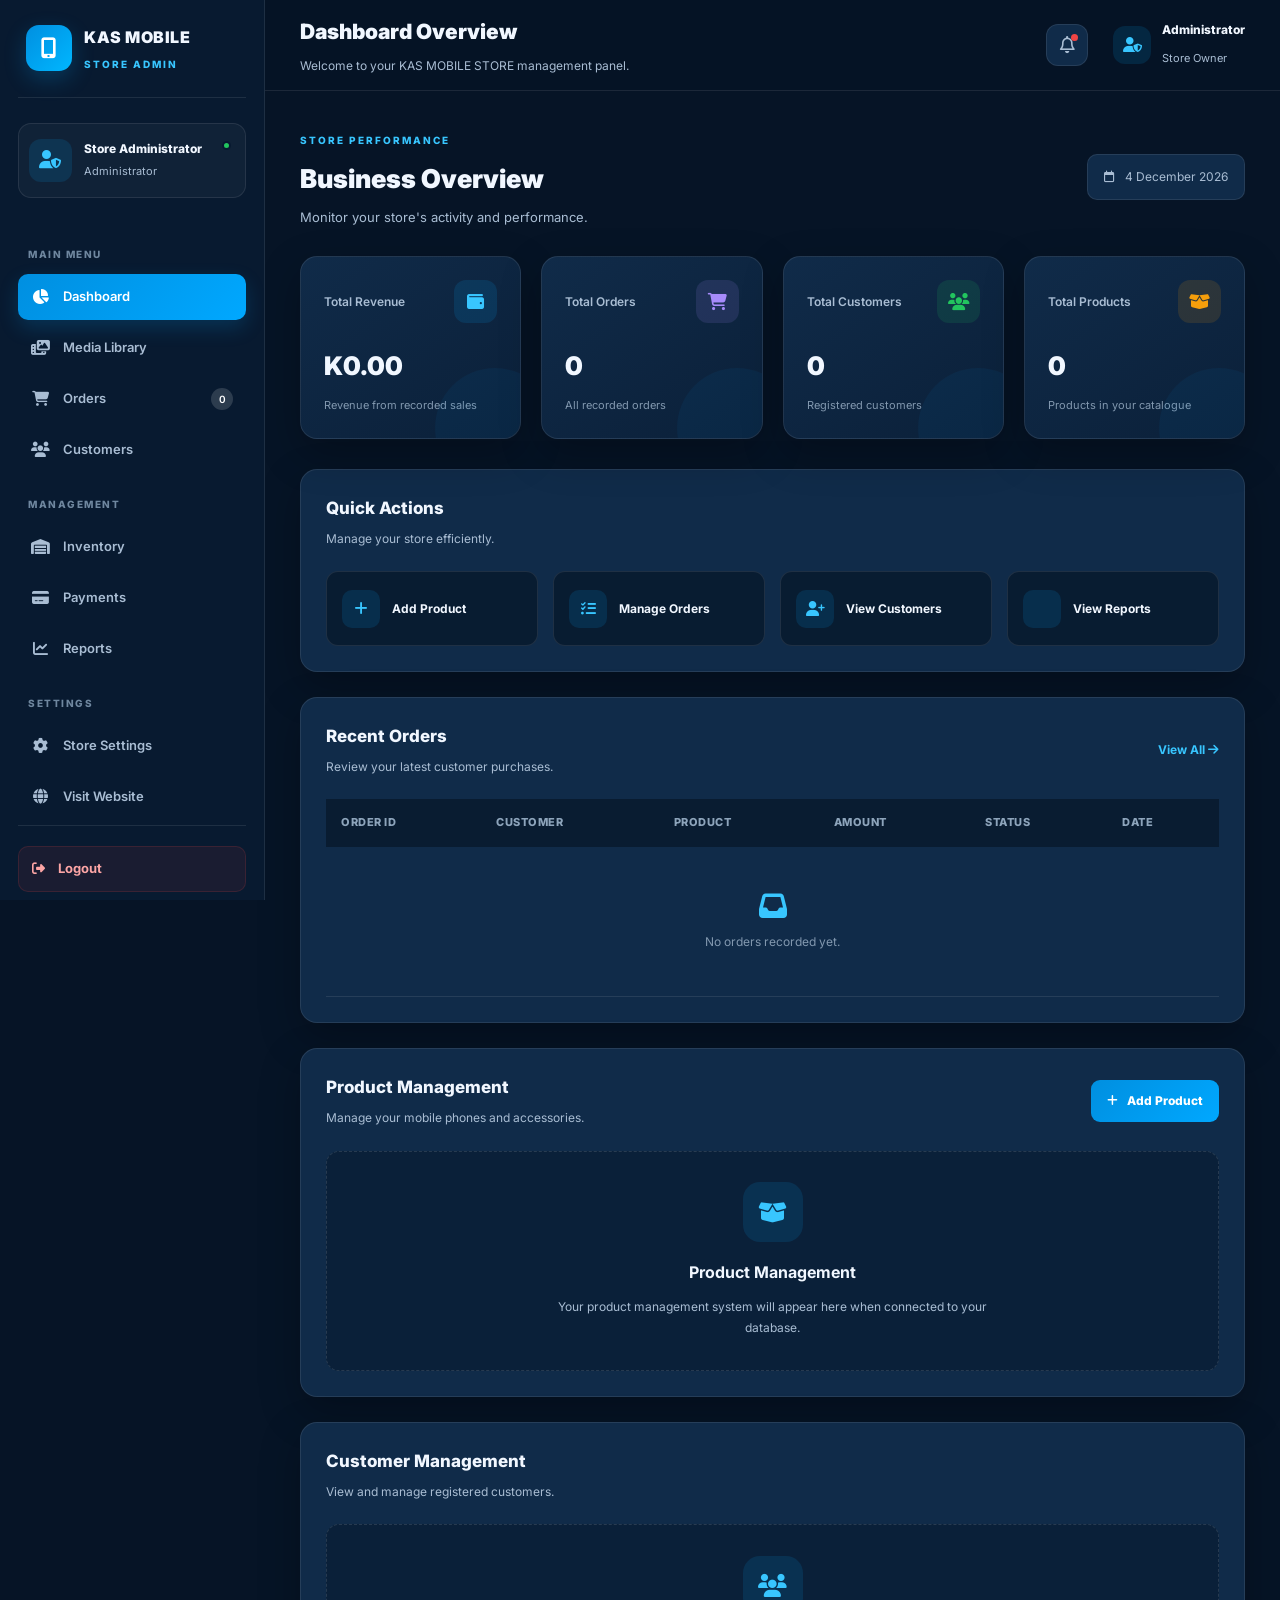
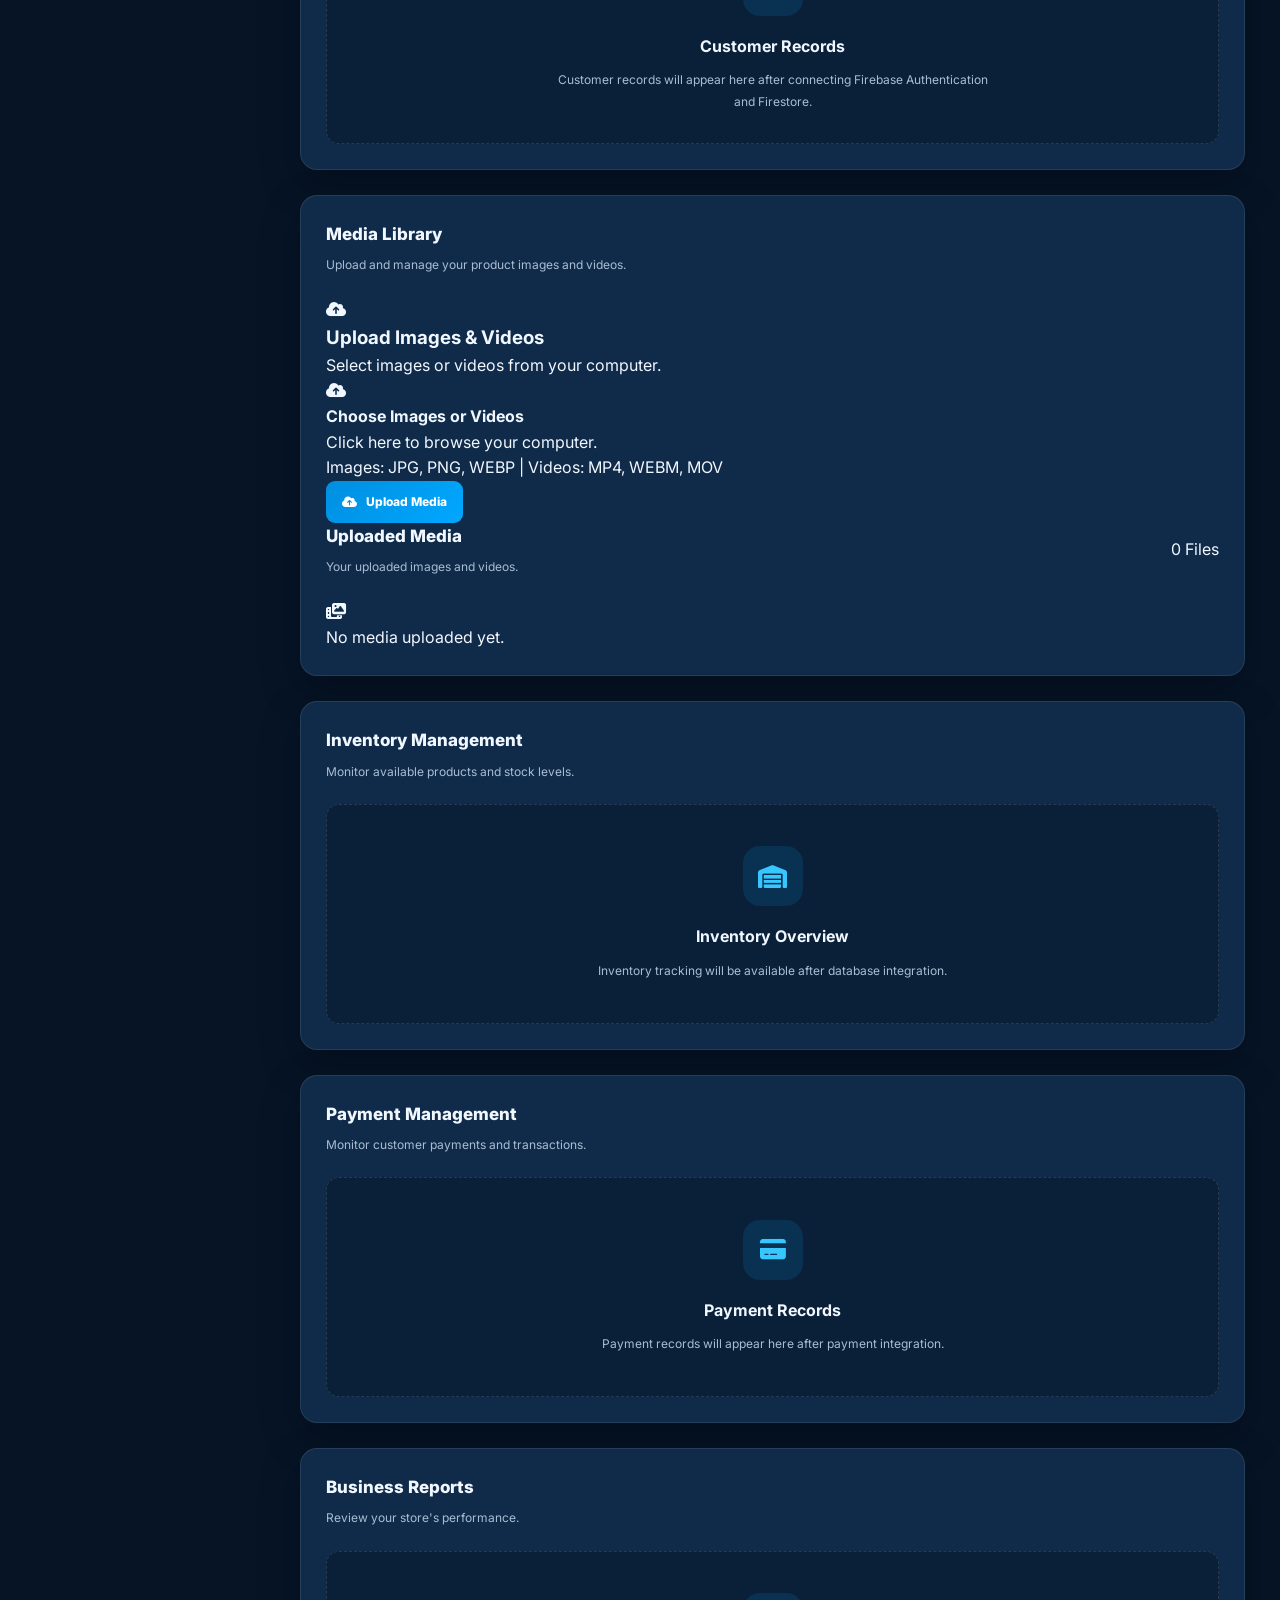
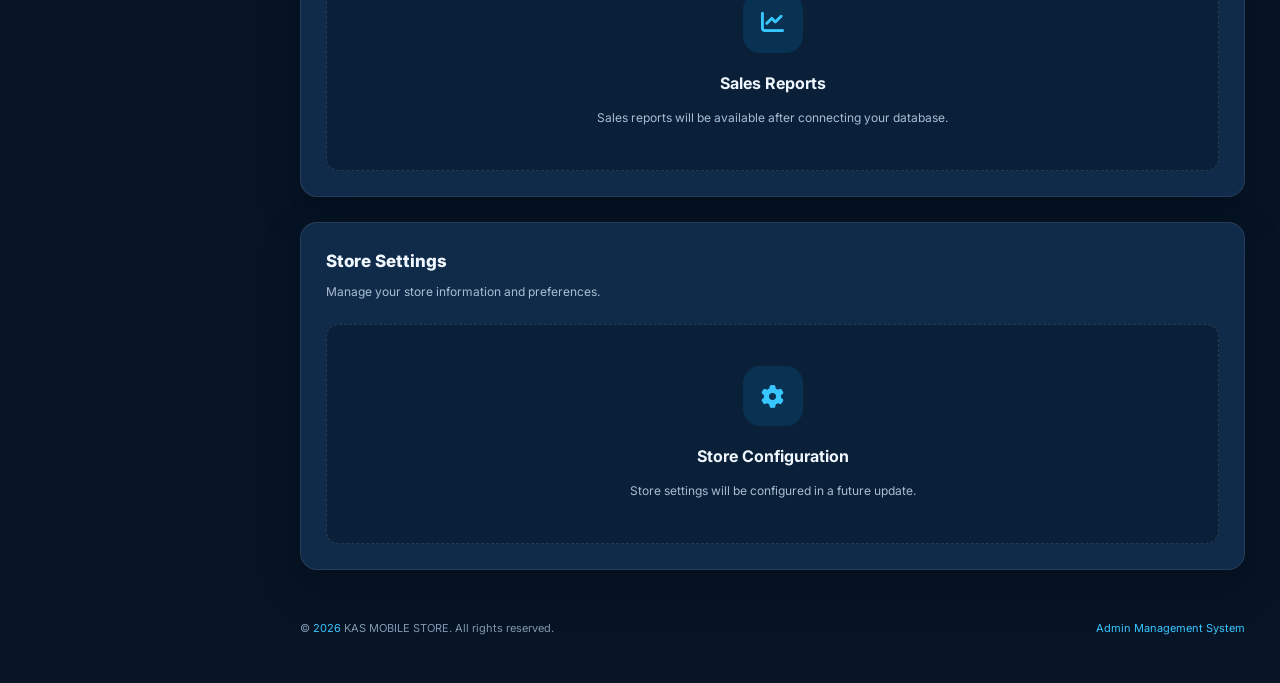
<file: admin.html>
<!DOCTYPE html>

<html lang="en">

<head>
    <meta charset="UTF-8">
    <meta name="viewport" content="width=device-width, initial-scale=1.0">


<meta name="description" content="KAS MOBILE STORE Admin Dashboard - Manage products, orders and customers.">

<title>Admin Dashboard | KAS MOBILE STORE</title>

<!-- Google Fonts -->
<link rel="preconnect" href="https://fonts.googleapis.com">
<link rel="preconnect" href="https://fonts.gstatic.com" crossorigin>

<link href="https://fonts.googleapis.com/css2?family=Inter:wght@400;500;600;700;800;900&display=swap" rel="stylesheet">

<!-- Font Awesome -->
<link rel="stylesheet" href="https://cdnjs.cloudflare.com/ajax/libs/font-awesome/6.7.2/css/all.min.css">

<!-- Main CSS -->
<link rel="stylesheet" href="style.css">

<!-- Responsive CSS -->
<link rel="stylesheet" href="responsive.css">

<!-- Admin CSS -->
<link rel="stylesheet" href="admin.css">


</head>

<body class="admin-page">

<!-- ======================================
     ADMIN SIDEBAR
======================================= -->

<aside class="admin-sidebar" id="adminSidebar">

    <div class="admin-logo">

        <div class="admin-logo-icon">
            <i class="fa-solid fa-mobile-screen-button"></i>
        </div>

        <div>
            <h2>KAS MOBILE</h2>
            <span>STORE ADMIN</span>
        </div>

    </div>


    <!-- ADMIN PROFILE -->

    <div class="admin-profile">

        <div class="admin-avatar">
            <i class="fa-solid fa-user-shield"></i>
        </div>

        <div class="admin-profile-info">
            <h4>Store Administrator</h4>
            <p>Administrator</p>
        </div>

        <span class="admin-online"></span>

    </div>


    <!-- SIDEBAR NAVIGATION -->

    <nav class="admin-navigation">

        <p class="admin-nav-title">MAIN MENU</p>

        <a href="#dashboard" class="admin-nav-link active">
            <i class="fa-solid fa-chart-pie"></i>
            <span>Dashboard</span>
        </a>

        <a href="#mediaLibrary" class="admin-nav-link">
    <i class="fa-solid fa-photo-film"></i>
    <span>Media Library</span>
</a>

        <a href="#orders" class="admin-nav-link">
            <i class="fa-solid fa-cart-shopping"></i>
            <span>Orders</span>
            <span class="nav-count">0</span>
        </a>

        <a href="#customers" class="admin-nav-link">
            <i class="fa-solid fa-users"></i>
            <span>Customers</span>
        </a>


        <p class="admin-nav-title">MANAGEMENT</p>

        <a href="#inventory" class="admin-nav-link">
            <i class="fa-solid fa-warehouse"></i>
            <span>Inventory</span>
        </a>

        <a href="#payments" class="admin-nav-link">
            <i class="fa-solid fa-credit-card"></i>
            <span>Payments</span>
        </a>

        <a href="#reports" class="admin-nav-link">
            <i class="fa-solid fa-chart-line"></i>
            <span>Reports</span>
        </a>


        <p class="admin-nav-title">SETTINGS</p>

        <a href="#settings" class="admin-nav-link">
            <i class="fa-solid fa-gear"></i>
            <span>Store Settings</span>
        </a>

        <a href="index.html" class="admin-nav-link">
            <i class="fa-solid fa-globe"></i>
            <span>Visit Website</span>
        </a>

    </nav>


    <!-- LOGOUT -->

    <div class="admin-sidebar-bottom">

        <button type="button" class="admin-logout" id="adminLogout">

            <i class="fa-solid fa-right-from-bracket"></i>

            <span>Logout</span>

        </button>

    </div>

</aside>



<!-- ======================================
     ADMIN MAIN CONTENT
======================================= -->

<main class="admin-main">


    <!-- TOP HEADER -->

    <header class="admin-topbar">

        <div class="admin-topbar-left">

            <button class="admin-menu-toggle" id="adminMenuToggle" aria-label="Toggle admin menu">
                <i class="fa-solid fa-bars"></i>
            </button>

            <div>
                <h1>Dashboard Overview</h1>
                <p>Welcome to your KAS MOBILE STORE management panel.</p>
            </div>

        </div>


        <div class="admin-topbar-right">

            <button class="admin-icon-button" type="button" aria-label="Notifications">
                <i class="fa-regular fa-bell"></i>
                <span class="notification-dot"></span>
            </button>

            <div class="admin-topbar-user">

                <div class="admin-avatar small">
                    <i class="fa-solid fa-user-shield"></i>
                </div>

                <div>
                    <h4>Administrator</h4>
                    <span>Store Owner</span>
                </div>

            </div>

        </div>

    </header>



    <!-- DASHBOARD SECTION -->

    <section class="admin-content" id="dashboard">


        <!-- PAGE TITLE -->

        <div class="admin-section-heading">

            <div>
                <span class="admin-eyebrow">STORE PERFORMANCE</span>
                <h2>Business Overview</h2>
                <p>Monitor your store's activity and performance.</p>
            </div>

            <div class="admin-date">
                <i class="fa-regular fa-calendar"></i>
                <span id="adminCurrentDate">Loading date...</span>
            </div>

        </div>



        <!-- STATISTICS CARDS -->

        <div class="admin-stats-grid">


            <div class="admin-stat-card">

                <div class="stat-card-top">
                    <span>Total Revenue</span>

                    <div class="stat-icon blue">
                        <i class="fa-solid fa-wallet"></i>
                    </div>
                </div>

                <h3 id="totalRevenue">K0.00</h3>

                <p class="stat-description">
                    Revenue from recorded sales
                </p>

            </div>



            <div class="admin-stat-card">

                <div class="stat-card-top">
                    <span>Total Orders</span>

                    <div class="stat-icon purple">
                        <i class="fa-solid fa-cart-shopping"></i>
                    </div>
                </div>

                <h3 id="totalOrders">0</h3>

                <p class="stat-description">
                    All recorded orders
                </p>

            </div>



            <div class="admin-stat-card">

                <div class="stat-card-top">
                    <span>Total Customers</span>

                    <div class="stat-icon green">
                        <i class="fa-solid fa-users"></i>
                    </div>
                </div>

                <h3 id="totalCustomers">0</h3>

                <p class="stat-description">
                    Registered customers
                </p>

            </div>



            <div class="admin-stat-card">

                <div class="stat-card-top">
                    <span>Total Products</span>

                    <div class="stat-icon orange">
                        <i class="fa-solid fa-box-open"></i>
                    </div>
                </div>

                <h3 id="totalProducts">0</h3>

                <p class="stat-description">
                    Products in your catalogue
                </p>

            </div>

        </div>



        <!-- QUICK ACTIONS -->

        <div class="admin-quick-actions">

            <div class="admin-card-heading">
                <div>
                    <h3>Quick Actions</h3>
                    <p>Manage your store efficiently.</p>
                </div>
            </div>


            <div class="quick-action-grid">

                <a href="#products" class="quick-action-card">
                    <i class="fa-solid fa-plus"></i>
                    <span>Add Product</span>
                </a>

                <a href="#orders" class="quick-action-card">
                    <i class="fa-solid fa-list-check"></i>
                    <span>Manage Orders</span>
                </a>

                <a href="#customers" class="quick-action-card">
                    <i class="fa-solid fa-user-plus"></i>
                    <span>View Customers</span>
                </a>

                <a href="#reports" class="quick-action-card">
                    <i class="fa-solid fa-file-chart-column"></i>
                    <span>View Reports</span>
                </a>

            </div>

        </div>



        <!-- RECENT ORDERS -->

        <div class="admin-panel" id="orders">

            <div class="admin-card-heading">

                <div>
                    <h3>Recent Orders</h3>
                    <p>Review your latest customer purchases.</p>
                </div>

                <a href="#orders" class="admin-view-all">
                    View All <i class="fa-solid fa-arrow-right"></i>
                </a>

            </div>


            <div class="admin-table-wrapper">

                <table class="admin-table">

                    <thead>
                        <tr>
                            <th>Order ID</th>
                            <th>Customer</th>
                            <th>Product</th>
                            <th>Amount</th>
                            <th>Status</th>
                            <th>Date</th>
                        </tr>
                    </thead>

                    <tbody id="recentOrdersTable">

                        <tr>
                            <td colspan="6" class="empty-table">
                                <i class="fa-solid fa-inbox"></i>
                                <p>No orders recorded yet.</p>
                            </td>
                        </tr>

                    </tbody>

                </table>

            </div>

        </div>



        <!-- PRODUCTS SECTION -->

        <div class="admin-panel" id="products">

            <div class="admin-card-heading">

                <div>
                    <h3>Product Management</h3>
                    <p>Manage your mobile phones and accessories.</p>
                </div>

                <button class="admin-primary-button" id="addProductButton" type="button">
                    <i class="fa-solid fa-plus"></i>
                    Add Product
                </button>

            </div>


            <div class="admin-empty-state">

                <i class="fa-solid fa-box-open"></i>

                <h3>Product Management</h3>

                <p>
                    Your product management system will appear here
                    when connected to your database.
                </p>

            </div>

        </div>



        <!-- CUSTOMERS SECTION -->

        <div class="admin-panel" id="customers">

            <div class="admin-card-heading">

                <div>
                    <h3>Customer Management</h3>
                    <p>View and manage registered customers.</p>
                </div>

            </div>


            <div class="admin-empty-state">

                <i class="fa-solid fa-users"></i>

                <h3>Customer Records</h3>

                <p>
                    Customer records will appear here after connecting
                    Firebase Authentication and Firestore.
                </p>

            </div>

        </div>

<!-- ======================================
     MEDIA LIBRARY
======================================= -->

<section class="admin-panel" id="mediaLibrary">

    <div class="admin-card-heading">

        <div>
            <h3>Media Library</h3>
            <p>Upload and manage your product images and videos.</p>
        </div>

    </div>

    <!-- UPLOAD AREA -->

    <div class="media-upload-container">

        <div class="media-upload-heading">
            <i class="fa-solid fa-cloud-arrow-up"></i>
            <h3>Upload Images & Videos</h3>
            <p>Select images or videos from your computer.</p>
        </div>

        <label for="mediaFiles" class="media-drop-zone">

            <i class="fa-solid fa-cloud-arrow-up"></i>

            <h4>Choose Images or Videos</h4>

            <p>Click here to browse your computer.</p>

            <span>Images: JPG, PNG, WEBP | Videos: MP4, WEBM, MOV</span>

        </label>

        <input
            type="file"
            id="mediaFiles"
            accept="image/jpeg,image/png,image/webp,video/mp4,video/webm,video/quicktime"
            multiple
            hidden
        >

        <!-- SELECTED FILES -->

        <div id="mediaPreview" class="media-preview-grid"></div>

        <!-- UPLOAD BUTTON -->

        <button
            type="button"
            id="uploadMediaButton"
            class="admin-primary-button media-upload-button"
            disabled
        >
            <i class="fa-solid fa-cloud-arrow-up"></i>
            Upload Media
        </button>

        <!-- UPLOAD STATUS -->

        <div id="mediaUploadStatus" class="media-upload-status"
             role="status" aria-live="polite"></div>

    </div>


    <!-- UPLOADED MEDIA -->

    <div class="uploaded-media-section">

        <div class="admin-card-heading">

            <div>
                <h3>Uploaded Media</h3>
                <p>Your uploaded images and videos.</p>
            </div>

            <span id="mediaCount">0 Files</span>

        </div>

        <div id="uploadedMediaGrid" class="uploaded-media-grid">

            <div class="media-empty-state">
                <i class="fa-solid fa-photo-film"></i>
                <p>No media uploaded yet.</p>
            </div>

        </div>

    </div>

</section>

        <!-- INVENTORY SECTION -->

        <div class="admin-panel" id="inventory">

            <div class="admin-card-heading">
                <div>
                    <h3>Inventory Management</h3>
                    <p>Monitor available products and stock levels.</p>
                </div>
            </div>

            <div class="admin-empty-state">

                <i class="fa-solid fa-warehouse"></i>

                <h3>Inventory Overview</h3>

                <p>Inventory tracking will be available after database integration.</p>

            </div>

        </div>



        <!-- PAYMENTS SECTION -->

        <div class="admin-panel" id="payments">

            <div class="admin-card-heading">
                <div>
                    <h3>Payment Management</h3>
                    <p>Monitor customer payments and transactions.</p>
                </div>
            </div>

            <div class="admin-empty-state">

                <i class="fa-solid fa-credit-card"></i>

                <h3>Payment Records</h3>

                <p>Payment records will appear here after payment integration.</p>

            </div>

        </div>



        <!-- REPORTS SECTION -->

        <div class="admin-panel" id="reports">

            <div class="admin-card-heading">
                <div>
                    <h3>Business Reports</h3>
                    <p>Review your store's performance.</p>
                </div>
            </div>

            <div class="admin-empty-state">

                <i class="fa-solid fa-chart-line"></i>

                <h3>Sales Reports</h3>

                <p>Sales reports will be available after connecting your database.</p>

            </div>

        </div>



        <!-- SETTINGS SECTION -->

        <div class="admin-panel" id="settings">

            <div class="admin-card-heading">
                <div>
                    <h3>Store Settings</h3>
                    <p>Manage your store information and preferences.</p>
                </div>
            </div>

            <div class="admin-empty-state">

                <i class="fa-solid fa-gear"></i>

                <h3>Store Configuration</h3>

                <p>Store settings will be configured in a future update.</p>

            </div>

        </div>



        <!-- ADMIN FOOTER -->

        <footer class="admin-footer">

            <p>
                &copy; <span id="currentYear"></span>
                KAS MOBILE STORE. All rights reserved.
            </p>

            <span>Admin Management System</span>

        </footer>


    </section>

</main>



<!-- ADMIN JAVASCRIPT -->

<script src="app.js"></script>
<script src="admin.js"></script>
<script src="product-management.js"></script>
<script src="products.js"></script>
</body>
</html>
</file>
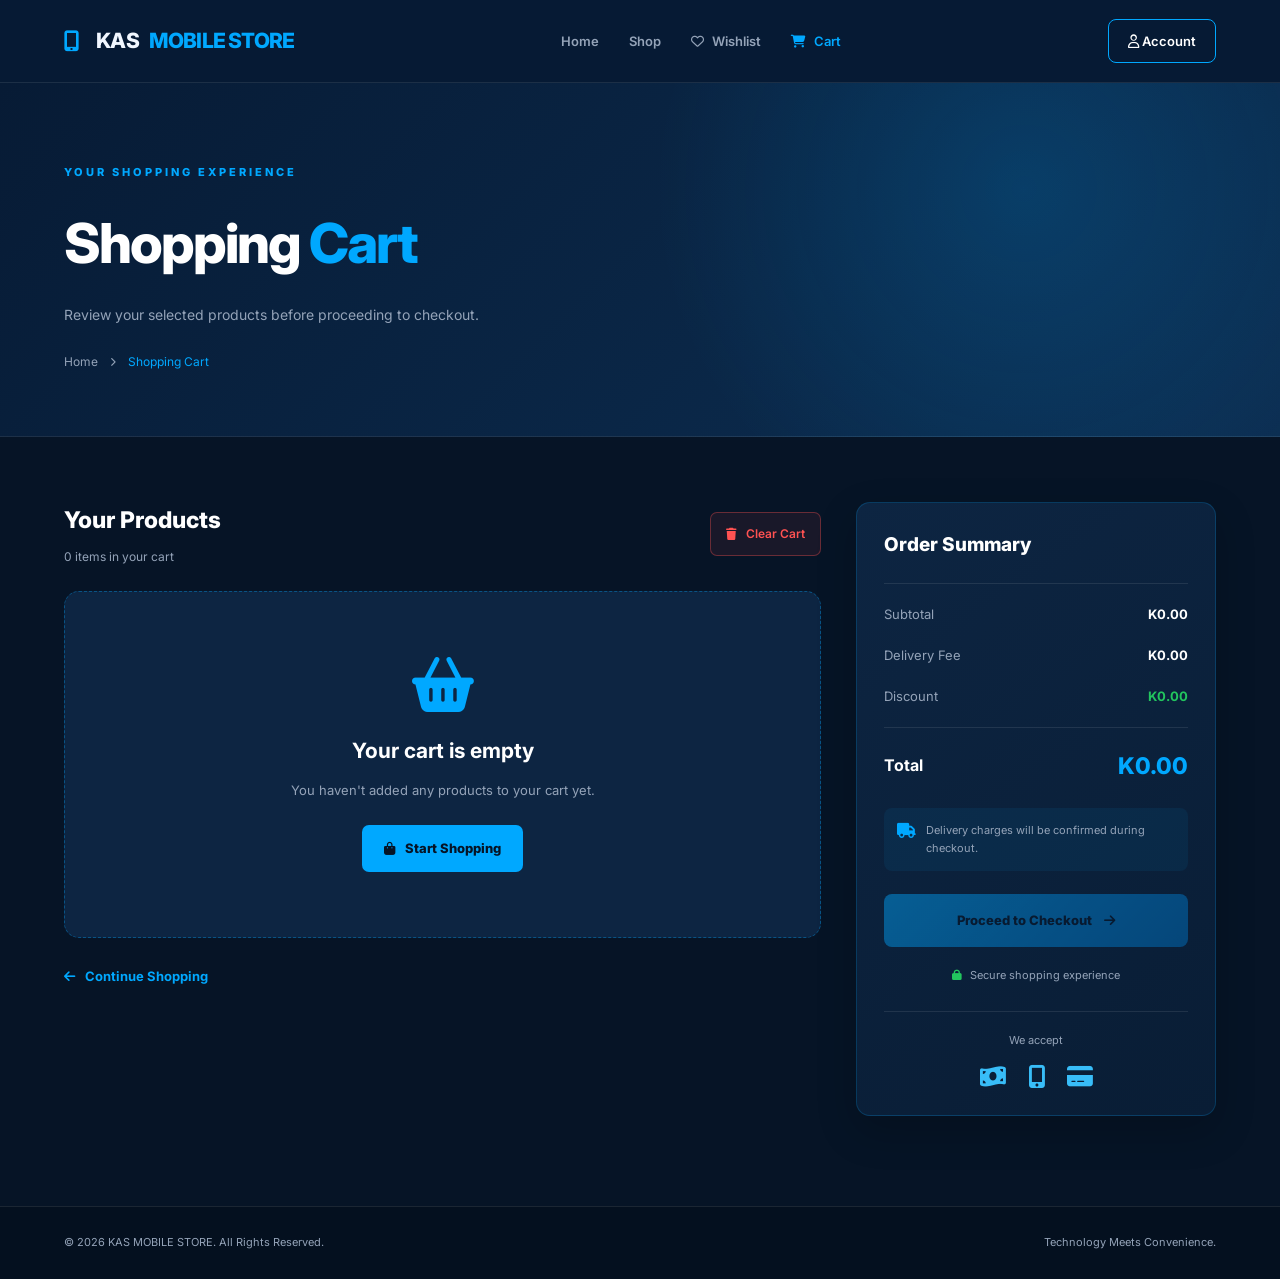
<file: cart.html>
<!DOCTYPE html>
<html lang="en">

<head>
    <meta charset="UTF-8">
    <meta name="viewport" content="width=device-width, initial-scale=1.0">

    <meta name="description"
        content="View and manage your shopping cart at KAS MOBILE STORE.">

    <title>Shopping Cart | KAS MOBILE STORE</title>

    <!-- Google Fonts -->
    <link rel="preconnect" href="https://fonts.googleapis.com">
    <link rel="preconnect" href="https://fonts.gstatic.com" crossorigin>

    <link href="https://fonts.googleapis.com/css2?family=Inter:wght@400;500;600;700;800&display=swap"
        rel="stylesheet">

    <!-- Font Awesome -->
    <link rel="stylesheet"
        href="https://cdnjs.cloudflare.com/ajax/libs/font-awesome/6.7.2/css/all.min.css">

    <!-- CSS -->
    <link rel="stylesheet" href="style.css">
    <link rel="stylesheet" href="cart.css">

</head>

<body>

    <!-- HEADER -->
    <header class="cart-header">

        <div class="cart-container header-content">

            <a href="index.html" class="logo">
                <i class="fas fa-mobile-screen-button"></i>
                KAS <span>MOBILE STORE</span>
            </a>

            <nav class="header-nav">

                <a href="index.html">Home</a>

                <a href="shop.html">Shop</a>

                <a href="wishlist.html">
                    <i class="far fa-heart"></i> Wishlist
                </a>

                <a href="cart.html" class="active">
                    <i class="fas fa-shopping-cart"></i> Cart
                </a>

            </nav>

            <a href="login.html" class="account-link">
                <i class="far fa-user"></i> Account
            </a>

        </div>

    </header>


    <!-- PAGE TITLE -->
    <section class="cart-hero">

        <div class="cart-container">

            <span class="cart-label">YOUR SHOPPING EXPERIENCE</span>

            <h1>Shopping <span>Cart</span></h1>

            <p>Review your selected products before proceeding to checkout.</p>

            <div class="breadcrumb">
                <a href="index.html">Home</a>
                <i class="fas fa-chevron-right"></i>
                <span>Shopping Cart</span>
            </div>

        </div>

    </section>


    <!-- CART SECTION -->
    <main class="cart-section">

        <div class="cart-container">

            <div class="cart-layout">

                <!-- CART ITEMS -->
                <section class="cart-products">

                    <div class="cart-heading">

                        <div>
                            <h2>Your Products</h2>
                            <p id="cartItemCount">0 items in your cart</p>
                        </div>

                        <button id="clearCartBtn" class="clear-cart-btn">
                            <i class="fas fa-trash"></i>
                            Clear Cart
                        </button>

                    </div>


                    <!-- CART ITEMS WILL APPEAR HERE -->
                    <div id="cartItems" class="cart-items">

                        <div class="empty-cart">

                            <i class="fas fa-shopping-basket"></i>

                            <h3>Your cart is empty</h3>

                            <p>You haven't added any products to your cart yet.</p>

                            <a href="shop.html" class="shop-btn">
                                <i class="fas fa-shopping-bag"></i>
                                Start Shopping
                            </a>

                        </div>

                    </div>


                    <!-- CONTINUE SHOPPING -->
                    <div class="continue-shopping">

                        <a href="shop.html">
                            <i class="fas fa-arrow-left"></i>
                            Continue Shopping
                        </a>

                    </div>

                </section>


                <!-- ORDER SUMMARY -->
                <aside class="cart-summary">

                    <h2>Order Summary</h2>

                    <div class="summary-divider"></div>

                    <div class="summary-row">

                        <span>Subtotal</span>

                        <strong id="cartSubtotal">K0.00</strong>

                    </div>


                    <div class="summary-row">

                        <span>Delivery Fee</span>

                        <strong id="deliveryFee">K0.00</strong>

                    </div>


                    <div class="summary-row discount-row">

                        <span>Discount</span>

                        <strong id="cartDiscount">K0.00</strong>

                    </div>


                    <div class="summary-divider"></div>


                    <div class="summary-total">

                        <span>Total</span>

                        <strong id="cartTotal">K0.00</strong>

                    </div>


                    <p class="delivery-note">

                        <i class="fas fa-truck"></i>

                        Delivery charges will be confirmed during checkout.

                    </p>


                    <button id="checkoutBtn" class="checkout-btn" disabled>

                        Proceed to Checkout

                        <i class="fas fa-arrow-right"></i>

                    </button>


                    <div class="secure-payment">

                        <i class="fas fa-lock"></i>

                        Secure shopping experience

                    </div>


                    <!-- PAYMENT METHODS -->
                    <div class="payment-methods">

                        <span>We accept</span>

                        <div class="payment-icons">

                            <i class="fas fa-money-bill-wave"></i>

                            <i class="fas fa-mobile-screen-button"></i>

                            <i class="fas fa-credit-card"></i>

                        </div>

                    </div>

                </aside>

            </div>

        </div>

    </main>


    <!-- FOOTER -->
    <footer class="cart-footer">

        <div class="cart-container">

            <p>
                &copy; 2026 KAS MOBILE STORE.
                All Rights Reserved.
            </p>

            <p>Technology Meets Convenience.</p>

        </div>

    </footer>


    <!-- JAVASCRIPT -->
    <script type="module" src="cart.js"></script>

</body>

</html>
</file>
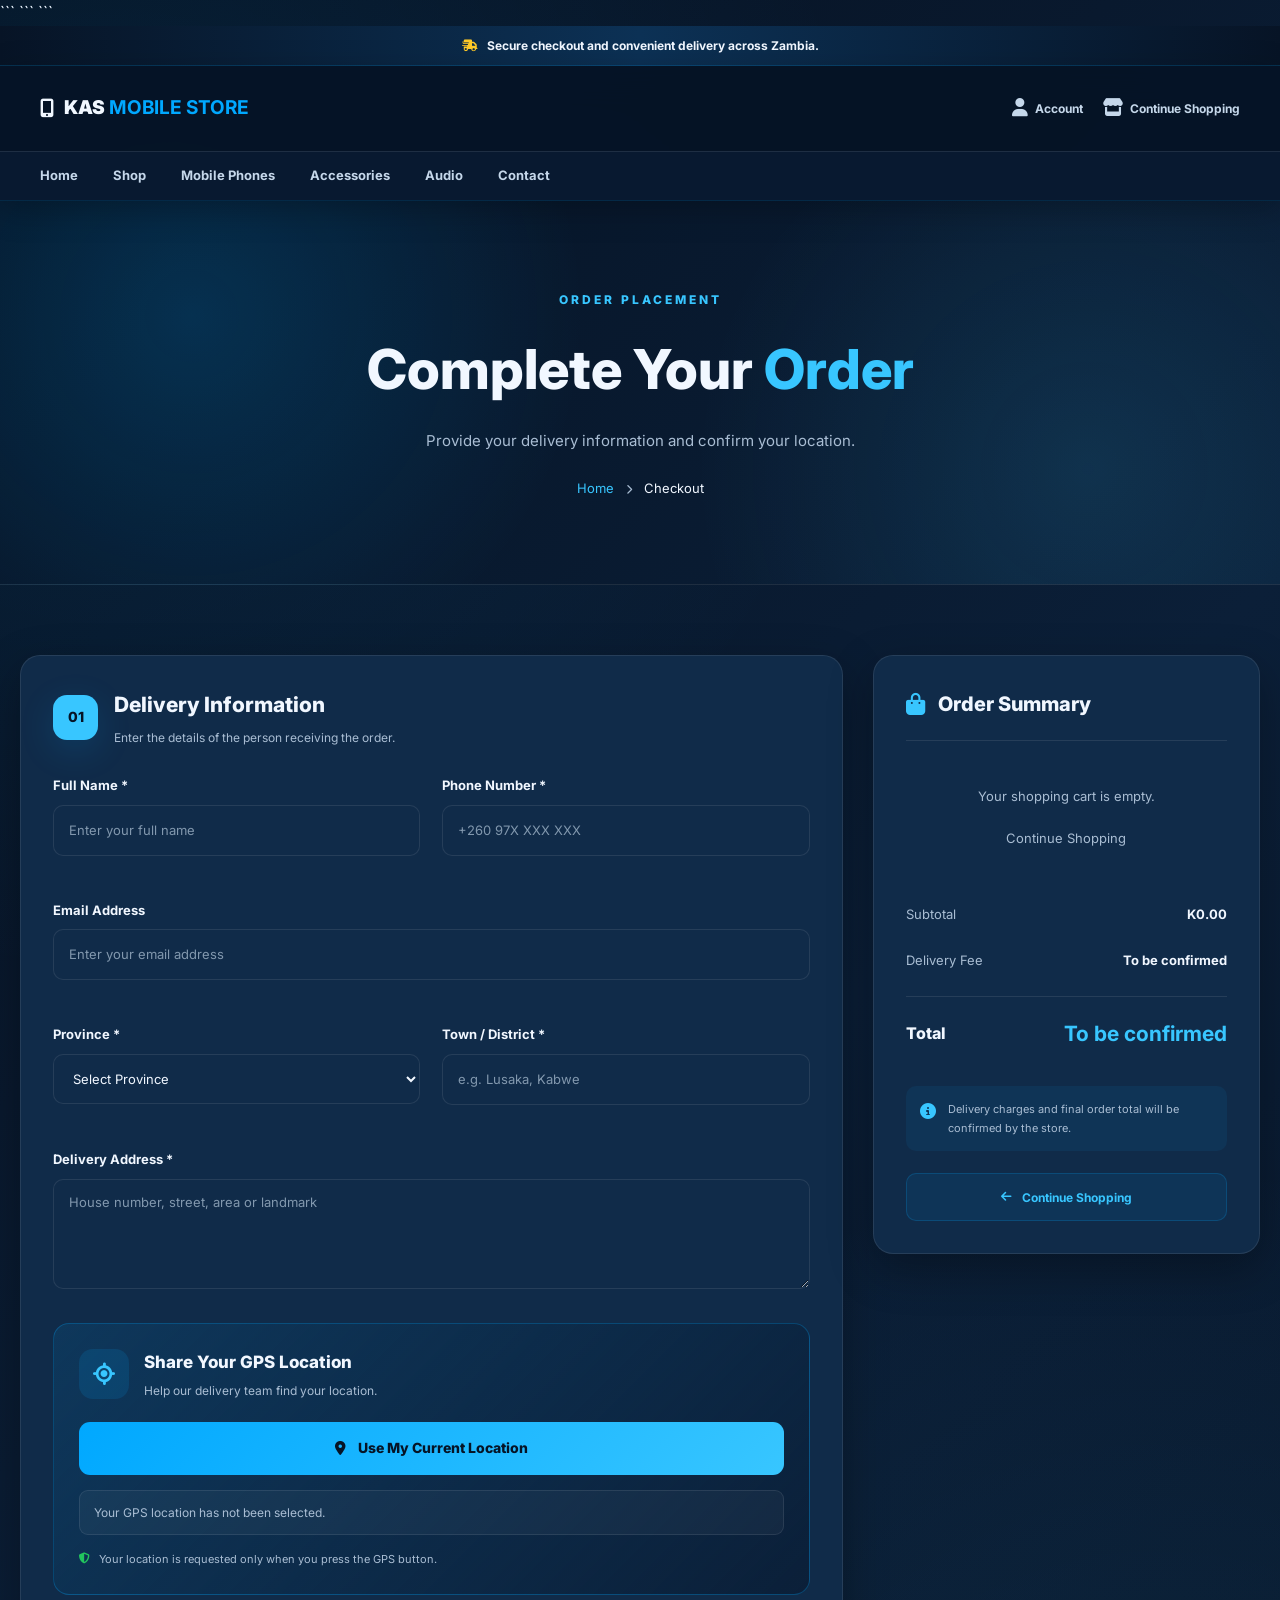
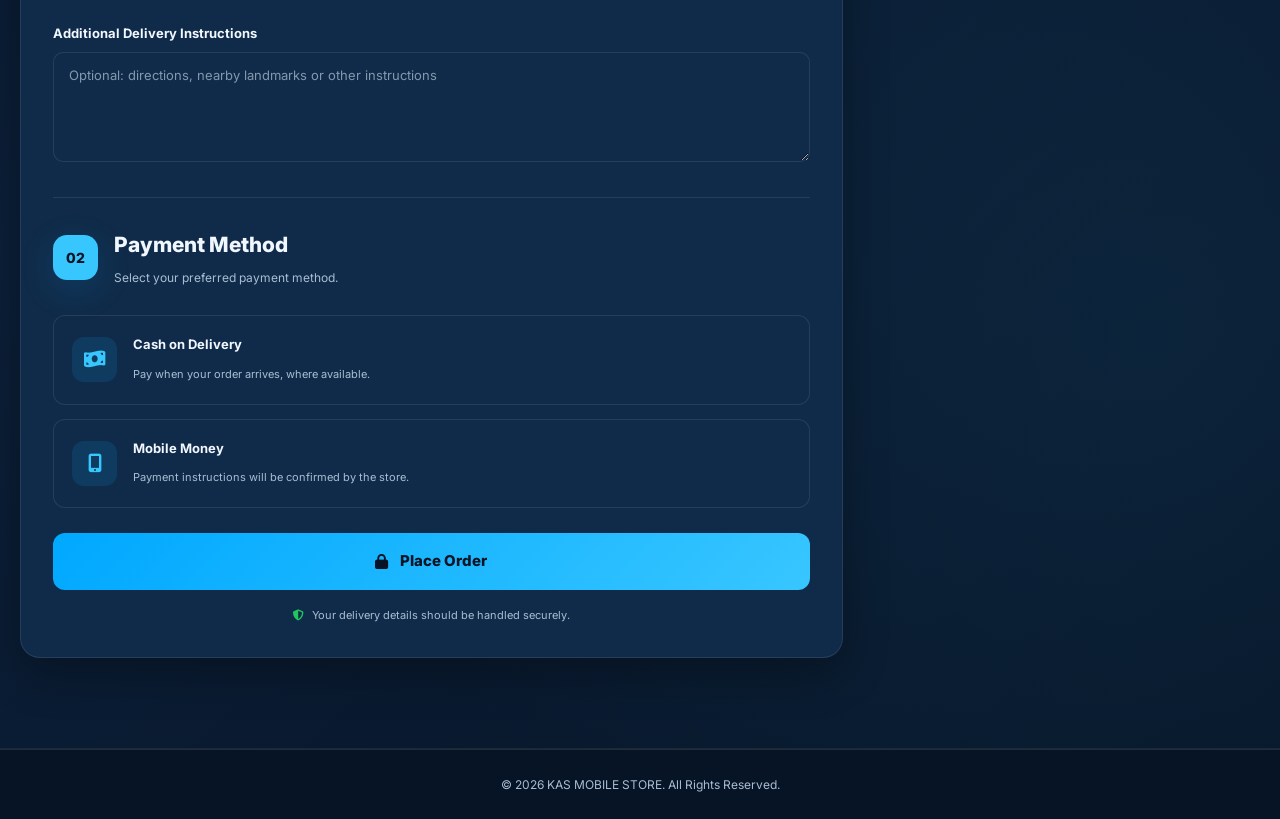
<file: checkout.html>
<!DOCTYPE html>

<html lang="en">
<head>
    <meta charset="UTF-8">
    <meta name="viewport" content="width=device-width, initial-scale=1.0">

```
<meta name="description" content="Complete your KAS MOBILE STORE order and select your delivery location.">

<title>Checkout | KAS MOBILE STORE</title>

<!-- Google Fonts -->
<link rel="preconnect" href="https://fonts.googleapis.com">
<link rel="preconnect" href="https://fonts.gstatic.com" crossorigin>

<link href="https://fonts.googleapis.com/css2?family=Inter:wght@400;500;600;700;800&display=swap" rel="stylesheet">

<!-- Font Awesome -->
<link rel="stylesheet" href="https://cdnjs.cloudflare.com/ajax/libs/font-awesome/6.7.2/css/all.min.css">

<!-- Main CSS -->
<link rel="stylesheet" href="style.css">
<link rel="stylesheet" href="responsive.css">

<!-- Checkout CSS -->
<link rel="stylesheet" href="checkout.css">
```

</head>

<body>

```
<!-- ANIMATED BACKGROUND -->
<div class="animated-word-background" aria-hidden="true">
    <div class="word-track">
        <div class="word-group">
            <span>KAS MOBILE STORE</span>
            <span>FAST DELIVERY</span>
            <span>SHOP WITH CONFIDENCE</span>
            <span>QUALITY ACCESSORIES</span>
        </div>
        <div class="word-group">
            <span>KAS MOBILE STORE</span>
            <span>FAST DELIVERY</span>
            <span>SHOP WITH CONFIDENCE</span>
            <span>QUALITY ACCESSORIES</span>
        </div>
    </div>
</div>

<!-- ANNOUNCEMENT BAR -->
<div class="announcement-bar">
    <p>
        <i class="fas fa-truck-fast"></i>
        Secure checkout and convenient delivery across Zambia.
    </p>
</div>

<!-- HEADER -->
<header class="main-header">

    <div class="header-container">

        <a href="index.html" class="logo">
            <i class="fas fa-mobile-screen-button"></i>
            <span>KAS <strong>MOBILE STORE</strong></span>
        </a>

        <div class="header-actions">

            <a href="account.html" class="header-action">
                <i class="fas fa-user"></i>
                <span>Account</span>
            </a>

            <a href="shop.html" class="header-action">
                <i class="fas fa-store"></i>
                <span>Continue Shopping</span>
            </a>

        </div>

        <button class="menu-toggle" id="menuToggle"
                aria-label="Open navigation menu"
                aria-expanded="false">
            <i class="fas fa-bars"></i>
        </button>

    </div>

    <nav class="main-navigation" id="mainNavigation">
        <ul class="nav-menu">
            <li><a href="index.html" class="nav-link">Home</a></li>
            <li><a href="shop.html" class="nav-link">Shop</a></li>
            <li><a href="mobile-phones.html" class="nav-link">Mobile Phones</a></li>
            <li><a href="accessories.html" class="nav-link">Accessories</a></li>
            <li><a href="audio.html" class="nav-link">Audio</a></li>
            <li><a href="contact.html" class="nav-link">Contact</a></li>
        </ul>
    </nav>

</header>

<!-- CHECKOUT HERO -->
<section class="checkout-hero">
    <div class="checkout-hero-content">
        <span class="section-label">ORDER PLACEMENT</span>
        <h1>Complete Your <span>Order</span></h1>
        <p>Provide your delivery information and confirm your location.</p>

        <div class="checkout-breadcrumb">
            <a href="index.html">Home</a>
            <i class="fas fa-chevron-right"></i>
            <span>Checkout</span>
        </div>
    </div>
</section>

<!-- CHECKOUT SECTION -->
<main class="checkout-section">

    <div class="checkout-container">

        <!-- CHECKOUT FORM -->
        <section class="checkout-form-card">

            <div class="checkout-heading">
                <span class="checkout-step">01</span>
                <div>
                    <h2>Delivery Information</h2>
                    <p>Enter the details of the person receiving the order.</p>
                </div>
            </div>

            <form id="checkoutForm">

                <div class="checkout-form-grid">

                    <div class="form-group">
                        <label for="customerName">Full Name *</label>
                        <input type="text" id="customerName"
                               name="customerName"
                               placeholder="Enter your full name"
                               autocomplete="name" required>
                    </div>

                    <div class="form-group">
                        <label for="customerPhone">Phone Number *</label>
                        <input type="tel" id="customerPhone"
                               name="customerPhone"
                               placeholder="+260 97X XXX XXX"
                               autocomplete="tel" required>
                    </div>

                    <div class="form-group full-width">
                        <label for="customerEmail">Email Address</label>
                        <input type="email" id="customerEmail"
                               name="customerEmail"
                               placeholder="Enter your email address"
                               autocomplete="email">
                    </div>

                    <div class="form-group">
                        <label for="deliveryProvince">Province *</label>
                        <select id="deliveryProvince" name="province" required>
                            <option value="">Select Province</option>
                            <option>Lusaka</option>
                            <option>Copperbelt</option>
                            <option>Central</option>
                            <option>Eastern</option>
                            <option>Southern</option>
                            <option>Northern</option>
                            <option>Muchinga</option>
                            <option>Luapula</option>
                            <option>North-Western</option>
                            <option>Western</option>
                        </select>
                    </div>

                    <div class="form-group">
                        <label for="deliveryTown">Town / District *</label>
                        <input type="text" id="deliveryTown"
                               name="town"
                               placeholder="e.g. Lusaka, Kabwe"
                               required>
                    </div>

                    <div class="form-group full-width">
                        <label for="deliveryAddress">Delivery Address *</label>
                        <textarea id="deliveryAddress"
                                  name="address"
                                  rows="3"
                                  placeholder="House number, street, area or landmark"
                                  required></textarea>
                    </div>

                </div>

                <!-- GPS LOCATION -->
                <div class="gps-card">

                    <div class="gps-heading">
                        <div class="gps-icon">
                            <i class="fas fa-location-crosshairs"></i>
                        </div>

                        <div>
                            <h3>Share Your GPS Location</h3>
                            <p>Help our delivery team find your location.</p>
                        </div>
                    </div>

                    <button type="button" id="getLocationBtn" class="gps-button">
                        <i class="fas fa-location-dot"></i>
                        Use My Current Location
                    </button>

                    <div id="gpsStatus" class="gps-status" role="status" aria-live="polite">
                        Your GPS location has not been selected.
                    </div>

                    <div id="gpsCoordinates" class="gps-coordinates" hidden>
                        <p><strong>Latitude:</strong> <span id="latitude"></span></p>
                        <p><strong>Longitude:</strong> <span id="longitude"></span></p>
                        <a id="openMapLink" href="#" target="_blank" rel="noopener">
                            <i class="fas fa-map"></i> View selected location
                        </a>
                    </div>

                    <p class="gps-privacy">
                        <i class="fas fa-shield-halved"></i>
                        Your location is requested only when you press the GPS button.
                    </p>

                </div>

                <!-- DELIVERY NOTES -->
                <div class="form-group full-width delivery-notes">
                    <label for="deliveryNotes">Additional Delivery Instructions</label>
                    <textarea id="deliveryNotes"
                              name="deliveryNotes"
                              rows="3"
                              placeholder="Optional: directions, nearby landmarks or other instructions"></textarea>
                </div>

                <!-- PAYMENT METHOD -->
                <div class="payment-section">

                    <div class="checkout-heading">
                        <span class="checkout-step">02</span>
                        <div>
                            <h2>Payment Method</h2>
                            <p>Select your preferred payment method.</p>
                        </div>
                    </div>

                    <label class="payment-option">
                        <input type="radio" name="paymentMethod"
                               value="Cash on Delivery" required>
                        <span class="payment-option-content">
                            <i class="fas fa-money-bill-wave"></i>
                            <span>
                                <strong>Cash on Delivery</strong>
                                <small>Pay when your order arrives, where available.</small>
                            </span>
                        </span>
                    </label>

                    <label class="payment-option">
                        <input type="radio" name="paymentMethod"
                               value="Mobile Money">
                        <span class="payment-option-content">
                            <i class="fas fa-mobile-screen-button"></i>
                            <span>
                                <strong>Mobile Money</strong>
                                <small>Payment instructions will be confirmed by the store.</small>
                            </span>
                        </span>
                    </label>

                </div>

                <div id="checkoutStatus" class="checkout-status"
                     role="status" aria-live="polite"></div>

                <button type="submit" id="placeOrderBtn" class="place-order-button">
                    <i class="fas fa-lock"></i>
                    Place Order
                </button>

                <p class="checkout-security">
                    <i class="fas fa-shield-halved"></i>
                    Your delivery details should be handled securely.
                </p>

            </form>

        </section>

        <!-- ORDER SUMMARY -->
        <aside class="order-summary-card">

            <div class="summary-heading">
                <i class="fas fa-shopping-bag"></i>
                <h2>Order Summary</h2>
            </div>

            <div id="checkoutCartItems" class="checkout-cart-items">
                <p class="summary-empty">
                    Your cart items will appear here.
                </p>
            </div>

            <div class="summary-line">
                <span>Subtotal</span>
                <strong id="checkoutSubtotal">K0.00</strong>
            </div>

            <div class="summary-line">
                <span>Delivery Fee</span>
                <strong id="checkoutDelivery">To be confirmed</strong>
            </div>

            <div class="summary-total">
                <span>Total</span>
                <strong id="checkoutTotal">To be confirmed</strong>
            </div>

            <div class="summary-help">
                <i class="fas fa-circle-info"></i>
                <p>Delivery charges and final order total will be confirmed by the store.</p>
            </div>

            <a href="shop.html" class="back-to-shop">
                <i class="fas fa-arrow-left"></i>
                Continue Shopping
            </a>

        </aside>

    </div>

</main>

<!-- FOOTER -->
<footer class="main-footer">
    <div class="footer-bottom">
        <p>
            &copy; <span id="currentYear"></span>
            KAS MOBILE STORE. All Rights Reserved.
        </p>
    </div>
</footer>

<!-- SCRIPTS -->
<script src="app.js"></script>
<script src="checkout.js"></script>


</body>
</html>
</file>
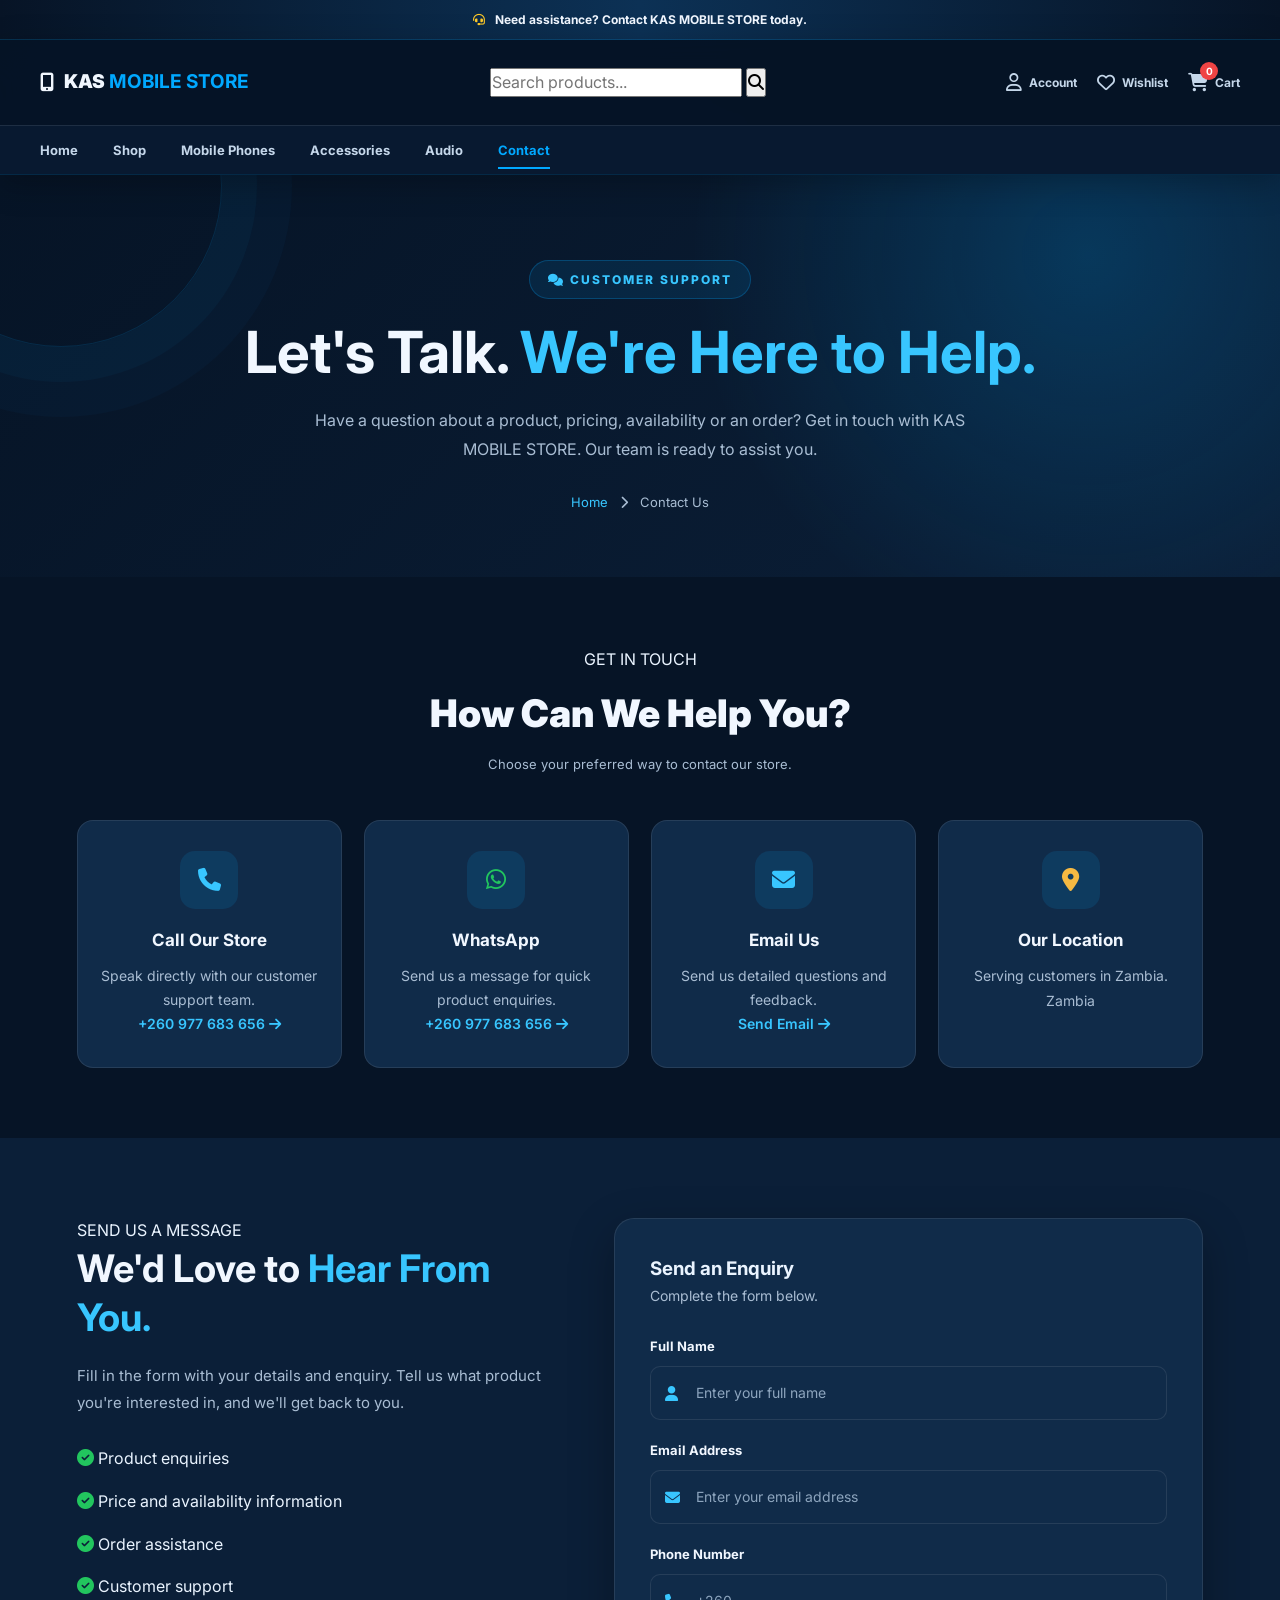
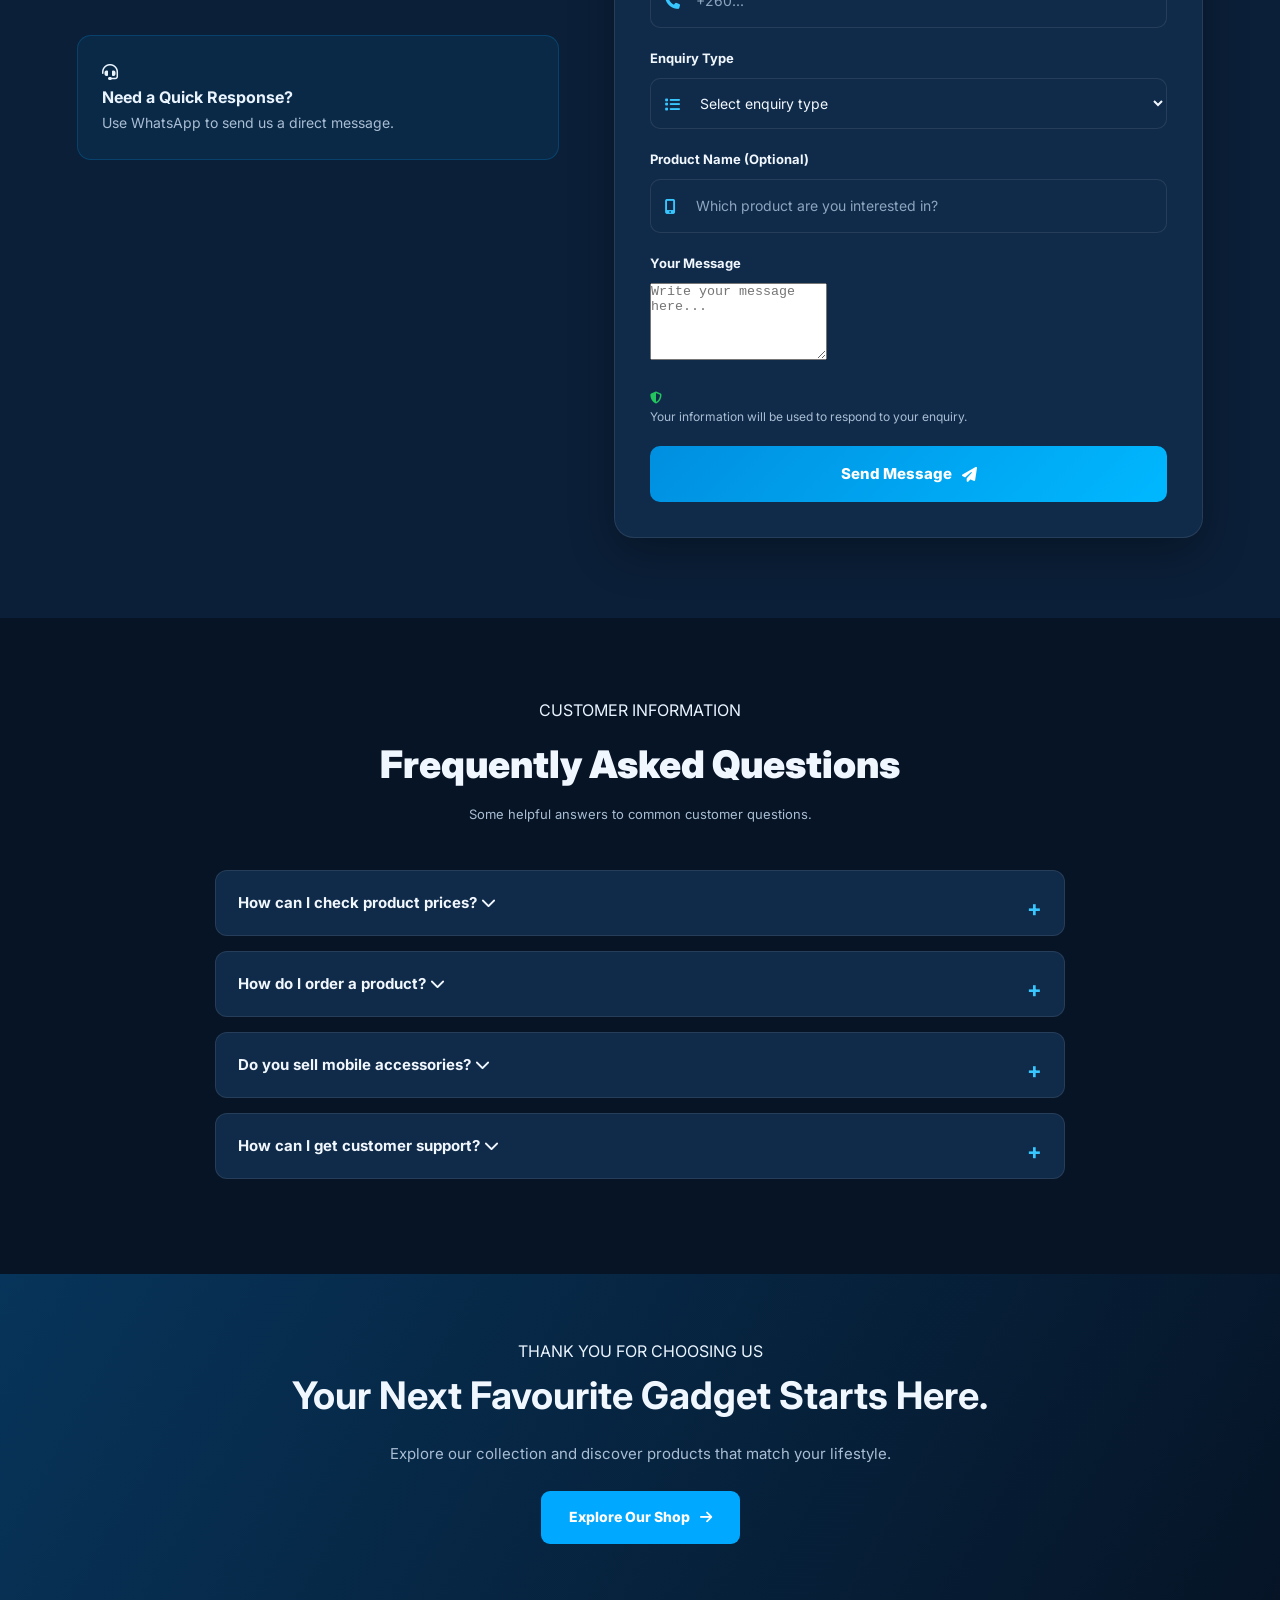
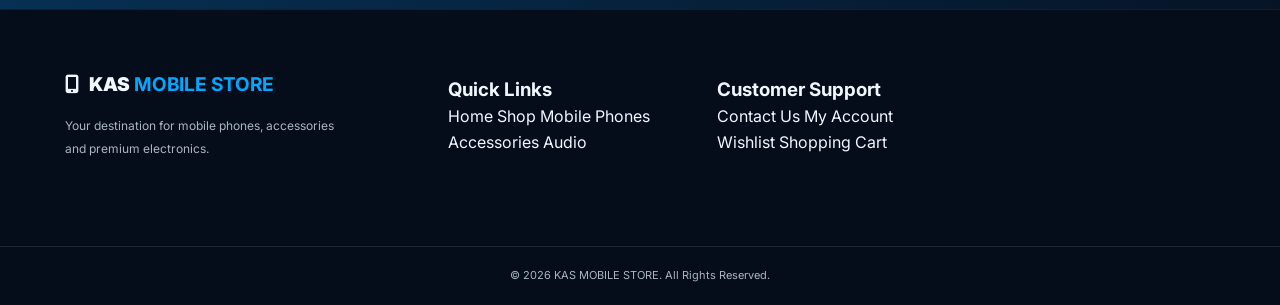
<file: contact.html>
<!DOCTYPE html>

<html lang="en">

<head>

<meta charset="UTF-8">
<meta name="viewport" content="width=device-width, initial-scale=1.0">

<meta name="description"
    content="Contact KAS MOBILE STORE for mobile phones, accessories, audio devices, product enquiries and customer support in Zambia.">

<meta name="keywords"
    content="Contact KAS MOBILE STORE, mobile phones Zambia, electronics, customer support">

<title>Contact Us | KAS MOBILE STORE</title>

<!-- GOOGLE FONTS -->
<link rel="preconnect" href="https://fonts.googleapis.com">
<link rel="preconnect" href="https://fonts.gstatic.com" crossorigin>

<link
    href="https://fonts.googleapis.com/css2?family=Inter:wght@400;500;600;700;800;900&display=swap"
    rel="stylesheet">

<!-- FONT AWESOME -->
<link rel="stylesheet"
    href="https://cdnjs.cloudflare.com/ajax/libs/font-awesome/6.7.2/css/all.min.css">

<!-- MAIN CSS -->
<link rel="stylesheet" href="style.css">

<!-- RESPONSIVE CSS -->
<link rel="stylesheet" href="responsive.css">

<!-- CONTACT CSS -->
<link rel="stylesheet" href="contact.css">


</head>

<body>


<!-- ANIMATED BACKGROUND -->
<div class="animated-word-background">

    <div class="word-track">

        <div class="word-group">
            <span>KAS MOBILE STORE</span>
            <span>WE ARE HERE TO HELP</span>
            <span>CUSTOMER SUPPORT</span>
            <span>CONTACT OUR TEAM</span>
        </div>

        <div class="word-group">
            <span>KAS MOBILE STORE</span>
            <span>WE ARE HERE TO HELP</span>
            <span>CUSTOMER SUPPORT</span>
            <span>CONTACT OUR TEAM</span>
        </div>

    </div>

</div>


<!-- ANNOUNCEMENT BAR -->
<div class="announcement-bar">

    <p>
        <i class="fas fa-headset"></i>
        Need assistance? Contact KAS MOBILE STORE today.
    </p>

</div>


<!-- HEADER -->
<header class="main-header">

    <div class="header-container">


        <!-- LOGO -->
        <a href="index.html" class="logo">

            <i class="fas fa-mobile-screen-button"></i>

            <span>
                KAS <strong>MOBILE STORE</strong>
            </span>

        </a>


        <!-- SEARCH -->
        <form class="header-search" id="searchForm">

            <input
                type="search"
                id="productSearch"
                placeholder="Search products..."
                aria-label="Search products">

            <button type="submit" aria-label="Search">
                <i class="fas fa-search"></i>
            </button>

        </form>


        <!-- HEADER ACTIONS -->
        <div class="header-actions">

            <a href="account.html" class="header-action">
                <i class="far fa-user"></i>
                <span>Account</span>
            </a>

            <a href="wishlist.html" class="header-action">
                <i class="far fa-heart"></i>
                <span>Wishlist</span>
            </a>

            <a href="cart.html" class="header-action cart-action">
                <i class="fas fa-shopping-cart"></i>
                <span>Cart</span>
                <span class="cart-count" id="cartCount">0</span>
            </a>

        </div>


        <!-- MOBILE MENU -->
        <button
            class="menu-toggle"
            id="menuToggle"
            aria-label="Open navigation menu"
            aria-expanded="false">

            <i class="fas fa-bars"></i>

        </button>

    </div>


    <!-- NAVIGATION -->
    <nav class="main-navigation" id="mainNavigation">

        <ul class="nav-menu">

            <li>
                <a href="index.html" class="nav-link">Home</a>
            </li>

            <li>
                <a href="shop.html" class="nav-link">Shop</a>
            </li>

            <li>
                <a href="mobile-phones.html" class="nav-link">Mobile Phones</a>
            </li>

            <li>
                <a href="accessories.html" class="nav-link">Accessories</a>
            </li>

            <li>
                <a href="audio.html" class="nav-link">Audio</a>
            </li>

            <li>
                <a href="contact.html" class="nav-link active">Contact</a>
            </li>

        </ul>

    </nav>

</header>


<!-- CONTACT HERO -->
<section class="contact-hero">

    <div class="contact-hero-content">

        <span class="contact-hero-label">
            <i class="fas fa-comments"></i>
            CUSTOMER SUPPORT
        </span>

        <h1>
            Let's Talk.
            <span>We're Here to Help.</span>
        </h1>

        <p>
            Have a question about a product, pricing, availability
            or an order? Get in touch with KAS MOBILE STORE.
            Our team is ready to assist you.
        </p>

        <div class="contact-breadcrumb">

            <a href="index.html">Home</a>

            <i class="fas fa-chevron-right"></i>

            <span>Contact Us</span>

        </div>

    </div>

</section>


<!-- CONTACT INFORMATION -->
<section class="contact-information section-padding">

    <div class="section-heading">

        <span class="section-subtitle">
            GET IN TOUCH
        </span>

        <h2>How Can We Help You?</h2>

        <p>
            Choose your preferred way to contact our store.
        </p>

    </div>


    <div class="contact-info-grid">

<!-- PHONE -->
<div class="contact-info-card">

    <div class="contact-info-icon">
        <i class="fas fa-phone"></i>
    </div>

    <h3>Call Our Store</h3>

    <p>
        Speak directly with our customer support team.
    </p>

    <a href="tel:+260977683656" id="storePhoneLink">

        +260 977 683 656

        <i class="fas fa-arrow-right"></i>

    </a>

</div>

<!-- WHATSAPP -->
<div class="contact-info-card">

    <div class="contact-info-icon whatsapp-icon">
        <i class="fab fa-whatsapp"></i>
    </div>

    <h3>WhatsApp</h3>

    <p>
        Send us a message for quick product enquiries.
    </p>

    <a href="https://wa.me/260977683656"
       id="storeWhatsAppLink"
       target="_blank"
       rel="noopener noreferrer">

        +260 977 683 656

        <i class="fas fa-arrow-right"></i>

    </a>

</div>


        <!-- EMAIL -->
        <div class="contact-info-card">

            <div class="contact-info-icon email-icon">
                <i class="fas fa-envelope"></i>
            </div>

            <h3>Email Us</h3>

            <p>
                Send us detailed questions and feedback.
            </p>

            <a href="#" id="storeEmailLink">
                Send Email
                <i class="fas fa-arrow-right"></i>
            </a>

        </div>


        <!-- LOCATION -->
        <div class="contact-info-card">

            <div class="contact-info-icon location-icon">
                <i class="fas fa-location-dot"></i>
            </div>

            <h3>Our Location</h3>

            <p>
                Serving customers in Zambia.
            </p>

            <span class="contact-location-text">
                Zambia
            </span>

        </div>


    </div>

</section>


<!-- CONTACT FORM SECTION -->
<section class="contact-main-section section-padding">

    <div class="contact-main-container">


        <!-- LEFT INFORMATION -->
        <div class="contact-message-content">

            <span class="section-subtitle">
                SEND US A MESSAGE
            </span>

            <h2>
                We'd Love to
                <span>Hear From You.</span>
            </h2>

            <p>
                Fill in the form with your details and enquiry.
                Tell us what product you're interested in, and
                we'll get back to you.
            </p>


            <div class="contact-benefits">

                <div>
                    <i class="fas fa-check-circle"></i>
                    <span>Product enquiries</span>
                </div>

                <div>
                    <i class="fas fa-check-circle"></i>
                    <span>Price and availability information</span>
                </div>

                <div>
                    <i class="fas fa-check-circle"></i>
                    <span>Order assistance</span>
                </div>

                <div>
                    <i class="fas fa-check-circle"></i>
                    <span>Customer support</span>
                </div>

            </div>


            <div class="contact-support-box">

                <i class="fas fa-headset"></i>

                <div>

                    <h4>Need a Quick Response?</h4>

                    <p>
                        Use WhatsApp to send us a direct message.
                    </p>

                </div>

            </div>

        </div>


        <!-- CONTACT FORM -->
        <div class="contact-form-wrapper">

            <div class="contact-form-heading">

                <h3>Send an Enquiry</h3>

                <p>
                    Complete the form below.
                </p>

            </div>


            <form id="contactForm">


                <!-- NAME -->
                <div class="form-group">

                    <label for="contactName">
                        Full Name
                    </label>

                    <div class="input-wrapper">

                        <i class="fas fa-user"></i>

                        <input
                            type="text"
                            id="contactName"
                            name="name"
                            placeholder="Enter your full name"
                            required
                            minlength="2">

                    </div>

                </div>


                <!-- EMAIL -->
                <div class="form-group">

                    <label for="contactEmail">
                        Email Address
                    </label>

                    <div class="input-wrapper">

                        <i class="fas fa-envelope"></i>

                        <input
                            type="email"
                            id="contactEmail"
                            name="email"
                            placeholder="Enter your email address"
                            required>

                    </div>

                </div>


                <!-- PHONE -->
                <div class="form-group">

                    <label for="contactPhone">
                        Phone Number
                    </label>

                    <div class="input-wrapper">

                        <i class="fas fa-phone"></i>

                        <input
                            type="tel"
                            id="contactPhone"
                            name="phone"
                            placeholder="+260..."
                            required>

                    </div>

                </div>


                <!-- SUBJECT -->
                <div class="form-group">

                    <label for="contactSubject">
                        Enquiry Type
                    </label>

                    <div class="input-wrapper">

                        <i class="fas fa-list"></i>

                        <select
                            id="contactSubject"
                            name="subject"
                            required>

                            <option value="">
                                Select enquiry type
                            </option>

                            <option value="Product Enquiry">
                                Product Enquiry
                            </option>

                            <option value="Price Enquiry">
                                Price Enquiry
                            </option>

                            <option value="Order Support">
                                Order Support
                            </option>

                            <option value="Delivery Information">
                                Delivery Information
                            </option>

                            <option value="General Question">
                                General Question
                            </option>

                            <option value="Other">
                                Other
                            </option>

                        </select>

                    </div>

                </div>


                <!-- PRODUCT -->
                <div class="form-group">

                    <label for="contactProduct">
                        Product Name (Optional)
                    </label>

                    <div class="input-wrapper">

                        <i class="fas fa-mobile-screen-button"></i>

                        <input
                            type="text"
                            id="contactProduct"
                            name="product"
                            placeholder="Which product are you interested in?">

                    </div>

                </div>


                <!-- MESSAGE -->
                <div class="form-group">

                    <label for="contactMessage">
                        Your Message
                    </label>

                    <textarea
                        id="contactMessage"
                        name="message"
                        rows="5"
                        placeholder="Write your message here..."
                        required
                        minlength="10"></textarea>

                </div>


                <!-- PRIVACY NOTICE -->
                <div class="contact-privacy-note">

                    <i class="fas fa-shield-halved"></i>

                    <p>
                        Your information will be used to respond
                        to your enquiry.
                    </p>

                </div>


                <!-- SUBMIT -->
                <button type="submit" class="contact-submit-btn">

                    <span>Send Message</span>

                    <i class="fas fa-paper-plane"></i>

                </button>


                <!-- STATUS MESSAGE -->
                <div
                    id="contactFormStatus"
                    class="contact-form-status"
                    role="status"
                    aria-live="polite">
                </div>


            </form>

        </div>

    </div>

</section>


<!-- FAQ SECTION -->
<section class="contact-faq-section section-padding">

    <div class="section-heading">

        <span class="section-subtitle">
            CUSTOMER INFORMATION
        </span>

        <h2>Frequently Asked Questions</h2>

        <p>
            Some helpful answers to common customer questions.
        </p>

    </div>


    <div class="contact-faq-container">


        <details class="contact-faq-item">

            <summary>
                How can I check product prices?
                <i class="fas fa-chevron-down"></i>
            </summary>

            <p>
                Contact us through WhatsApp or submit an enquiry
                using the contact form to confirm current prices.
            </p>

        </details>


        <details class="contact-faq-item">

            <summary>
                How do I order a product?
                <i class="fas fa-chevron-down"></i>
            </summary>

            <p>
                Browse our product categories, choose a product,
                and contact our store to confirm availability
                and ordering arrangements.
            </p>

        </details>


        <details class="contact-faq-item">

            <summary>
                Do you sell mobile accessories?
                <i class="fas fa-chevron-down"></i>
            </summary>

            <p>
                Yes. Browse our Accessories section for chargers,
                phone cases, cables, screen protectors and more.
            </p>

        </details>


        <details class="contact-faq-item">

            <summary>
                How can I get customer support?
                <i class="fas fa-chevron-down"></i>
            </summary>

            <p>
                Contact us using WhatsApp, phone or the enquiry
                form on this page.
            </p>

        </details>


    </div>

</section>


<!-- FINAL CTA -->
<section class="contact-final-cta">

    <div class="contact-final-content">

        <span>THANK YOU FOR CHOOSING US</span>

        <h2>
            Your Next Favourite Gadget
            Starts Here.
        </h2>

        <p>
            Explore our collection and discover products
            that match your lifestyle.
        </p>

        <a href="shop.html" class="contact-shop-btn">
            Explore Our Shop
            <i class="fas fa-arrow-right"></i>
        </a>

    </div>

</section>


<!-- FOOTER -->
<footer class="main-footer">

    <div class="footer-container">


        <div class="footer-brand">

            <a href="index.html" class="logo">

                <i class="fas fa-mobile-screen-button"></i>

                <span>
                    KAS <strong>MOBILE STORE</strong>
                </span>

            </a>

            <p>
                Your destination for mobile phones,
                accessories and premium electronics.
            </p>

        </div>


        <div class="footer-links">

            <h3>Quick Links</h3>

            <a href="index.html">Home</a>
            <a href="shop.html">Shop</a>
            <a href="mobile-phones.html">Mobile Phones</a>
            <a href="accessories.html">Accessories</a>
            <a href="audio.html">Audio</a>

        </div>


        <div class="footer-links">

            <h3>Customer Support</h3>

            <a href="contact.html">Contact Us</a>
            <a href="account.html">My Account</a>
            <a href="wishlist.html">Wishlist</a>
            <a href="cart.html">Shopping Cart</a>

        </div>


    </div>


    <div class="footer-bottom">

        <p>
            &copy; <span id="currentYear"></span>
            KAS MOBILE STORE. All Rights Reserved.
        </p>

    </div>

</footer>


<!-- MAIN JAVASCRIPT -->
<script src="app.js"></script>

<!-- CONTACT JAVASCRIPT -->
<script src="contact.js"></script>


</body>

</html>
</file>
<file: style.css>
/* =====================================================
   KAS MOBILE STORE
   PREMIUM E-COMMERCE DESIGN
   DARK NAVY + ELECTRIC BLUE
===================================================== */

/* GOOGLE FONT */
@import url('https://fonts.googleapis.com/css2?family=Inter:wght@400;500;600;700;800;900&display=swap');


/* =====================================================
   1. GLOBAL VARIABLES
===================================================== */

:root {
    --primary: #061426;
    --secondary: #0B1F38;
    --accent: #00A8FF;
    --accent-light: #38C6FF;

    --white: #F1F7FF;
    --dark: #EAF4FF;
    --gray: #A9BDD3;

    --light-bg: #0B1F38;
    --border: rgba(255, 255, 255, 0.09);

    --success: #22C55E;
    --danger: #EF4444;

    --card-bg: #102B49;
    --input-bg: #102B49;

    --shadow: 0 15px 45px rgba(0, 0, 0, 0.30);
    --blue-shadow: 0 10px 35px rgba(0, 168, 255, 0.15);

    --transition: all 0.3s ease;
}


/* =====================================================
   2. RESET
===================================================== */

* {
    margin: 0;
    padding: 0;
    box-sizing: border-box;
}

html {
    scroll-behavior: smooth;
    scroll-padding-top: 110px;
}

body {
    position: relative;
    isolation: isolate;

    font-family: 'Inter', sans-serif;
    color: var(--dark);

    background:
        radial-gradient(
            circle at 10% 10%,
            rgba(0, 168, 255, 0.10),
            transparent 30%
        ),
        radial-gradient(
            circle at 90% 80%,
            rgba(56, 198, 255, 0.07),
            transparent 35%
        ),
        linear-gradient(
            135deg,
            #06101F,
            #0B1F38,
            #071426
        );

    overflow-x: hidden;
    line-height: 1.6;
}

a {
    text-decoration: none;
    color: inherit;
}

button,
input {
    font: inherit;
}

button {
    cursor: pointer;
}

img {
    max-width: 100%;
    display: block;
}

::selection {
    background: var(--accent);
    color: white;
}


/* =====================================================
   3. ANIMATED WORD BACKGROUND
===================================================== */

.animated-word-background {
    position: fixed;
    inset: 0;
    z-index: -1;

    overflow: hidden;
    pointer-events: none;

    display: flex;
    flex-direction: column;
    justify-content: space-evenly;

    opacity: 12;
}

.word-track {
    display: flex;
    align-items: center;

    width: max-content;
    white-space: nowrap;

    will-change: transform;
}

.word-group {
    display: flex;
    align-items: center;
    gap: 70px;

    padding-right: 70px;
}

.word-group span {
    font-size: clamp(35px, 6vw, 90px);
    font-weight: 900;

    /* ANIMATED WORD COLOUR */
    color: #d6f507;

    letter-spacing: 5px;
    text-transform: uppercase;

    /* BLUE GLOW EFFECT */
    text-shadow:
        0 0 10px rgba(0, 168, 255, 0.35),
        0 0 25px rgba(0, 168, 255, 0.20);

    opacity: 0.18;
}

.track-one {
    animation: slideLeft 35s linear infinite;
}

.track-two {
    animation: slideRight 40s linear infinite;
}

.track-three {
    animation: slideLeft 45s linear infinite;
}

@keyframes slideLeft {
    from {
        transform: translateX(0);
    }

    to {
        transform: translateX(-50%);
    }
}

@keyframes slideRight {
    from {
        transform: translateX(-50%);
    }

    to {
        transform: translateX(0);
    }
}


/* =====================================================
   4. ANNOUNCEMENT BAR
===================================================== */

.announcement-bar {
    background: linear-gradient(
        90deg,
        #071426,
        #0C3155,
        #071426
    );

    color: var(--white);

    text-align: center;
    padding: 10px 15px;

    font-size: 12px;
    font-weight: 700;

    border-bottom: 1px solid rgba(0, 168, 255, 0.2);
}

.announcement-bar i {
    color: #FFCA28;
    margin-right: 7px;
}


/* =====================================================
   5. HEADER
===================================================== */

.main-header {
    position: sticky;
    top: 0;
    z-index: 1000;

    background: rgba(6, 20, 38, 0.94);

    backdrop-filter: blur(20px);
    -webkit-backdrop-filter: blur(20px);

    border-bottom: 1px solid rgba(0, 168, 255, 0.15);

    box-shadow: 0 8px 30px rgba(0, 0, 0, 0.25);
}

.header-container {
    max-width: 1250px;
    min-height: 85px;

    margin: auto;
    padding: 12px 25px;

    display: flex;
    align-items: center;
    justify-content: space-between;
    gap: 25px;
}


/* LOGO */

.logo {
    display: flex;
    align-items: center;
    gap: 10px;

    color: var(--white);

    font-size: 19px;
    font-weight: 900;
    line-height: 1.1;

    flex-shrink: 0;
}

.logo strong {
    color: var(--accent);
}

.logo small {
    display: block;

    font-size: 9px;
    letter-spacing: 4px;
    font-weight: 700;

    margin-top: 5px;
    color: var(--gray);
}

.logo-icon {
    width: 45px;
    height: 45px;

    border-radius: 13px;

    background: linear-gradient(
        135deg,
        var(--accent),
        #0066CC
    );

    color: white;

    display: grid;
    place-items: center;

    font-size: 22px;

    box-shadow: 0 5px 20px rgba(0, 168, 255, 0.25);
}


/* SEARCH */

.search-box {
    display: flex;
    align-items: center;

    max-width: 420px;
    width: 100%;
    height: 46px;

    background: var(--input-bg);

    border: 1px solid var(--border);
    border-radius: 30px;

    overflow: hidden;

    transition: var(--transition);
}

.search-box:focus-within {
    border-color: var(--accent);

    box-shadow: 0 0 0 4px rgba(0, 168, 255, 0.12);
}

.search-box input {
    width: 100%;
    height: 100%;

    border: none;
    outline: none;

    background: transparent;

    padding: 0 17px;

    color: var(--white);
    font-size: 13px;
}

.search-box input::placeholder {
    color: #8197AF;
}

.search-box button {
    width: 50px;
    height: 100%;

    border: none;

    background: var(--accent);
    color: white;

    transition: var(--transition);
}

.search-box button:hover {
    background: #0077CC;
}


/* HEADER ACTIONS */

.header-actions {
    display: flex;
    align-items: center;
    gap: 20px;
}

.header-action {
    position: relative;

    display: flex;
    align-items: center;
    gap: 7px;

    font-size: 12px;
    font-weight: 700;

    color: #C5D7EA;

    transition: var(--transition);
}

.header-action i {
    font-size: 18px;
}

.header-action:hover {
    color: var(--accent);
    transform: translateY(-2px);
}

.cart-count {
    position: absolute;
    top: -11px;
    left: 12px;

    width: 18px;
    height: 18px;

    border-radius: 50%;

    background: var(--danger);
    color: white;

    display: grid;
    place-items: center;

    font-size: 10px;
}


/* MOBILE MENU BUTTON */

.menu-toggle {
    display: none;

    width: 43px;
    height: 43px;

    border: none;
    border-radius: 10px;

    background: var(--accent);
    color: white;

    font-size: 19px;

    transition: var(--transition);
}

.menu-toggle:hover {
    background: #0077CC;
}


/* =====================================================
   6. NAVIGATION
===================================================== */

.main-navigation {
    background: rgba(9, 26, 48, 0.98);

    border-top: 1px solid var(--border);
}

.nav-menu {
    max-width: 1250px;
    min-height: 48px;

    margin: auto;
    padding: 0 25px;

    display: flex;
    align-items: center;
    gap: 35px;

    list-style: none;
}

.nav-link {
    position: relative;

    display: block;
    padding: 13px 0;

    color: #C5D7EA;

    font-size: 13px;
    font-weight: 700;

    transition: var(--transition);
}

.nav-link::after {
    content: "";

    position: absolute;
    left: 0;
    bottom: 5px;

    width: 0;
    height: 2px;

    background: var(--accent);

    transition: var(--transition);
}

.nav-link:hover,
.nav-link.active {
    color: var(--accent);
}

.nav-link:hover::after,
.nav-link.active::after {
    width: 100%;
}


/* =====================================================
   7. HERO SECTION
===================================================== */

.hero-section {
    position: relative;
    overflow: hidden;

    background:
        radial-gradient(
            circle at 85% 30%,
            rgba(0, 168, 255, 0.18),
            transparent 35%
        ),
        linear-gradient(
            120deg,
            #071426,
            #0B2542,
            #071426
        );

    padding: 90px 25px;
}

.hero-container {
    max-width: 1200px;
    margin: auto;

    display: grid;
    grid-template-columns: 1.1fr 0.9fr;

    align-items: center;
    gap: 60px;
}

.hero-label,
.section-label {
    display: inline-block;

    color: var(--accent-light);

    font-size: 11px;
    font-weight: 900;

    letter-spacing: 2px;
}

.hero-label {
    padding: 9px 15px;

    border-radius: 30px;

    background: rgba(0, 168, 255, 0.12);
    border: 1px solid rgba(0, 168, 255, 0.2);
}

.hero-content h1 {
    margin: 25px 0 18px;
    max-width: 650px;

    color: var(--white);

    font-size: clamp(38px, 5vw, 66px);

    line-height: 1.12;
    letter-spacing: -2px;

    font-weight: 900;
}

.hero-content h1 span {
    display: block;
    color: var(--accent-light);
}

.hero-content > p {
    max-width: 570px;

    color: var(--gray);

    font-size: 15px;
    line-height: 1.9;
}


/* HERO BUTTONS */

.hero-buttons {
    display: flex;
    flex-wrap: wrap;
    gap: 15px;

    margin-top: 30px;
}

.primary-btn,
.secondary-btn {
    min-height: 49px;
    padding: 13px 23px;

    border-radius: 9px;

    display: inline-flex;
    align-items: center;
    justify-content: center;
    gap: 12px;

    font-size: 13px;
    font-weight: 800;

    transition: var(--transition);
}

.primary-btn {
    background: linear-gradient(
        135deg,
        var(--accent),
        #0077CC
    );

    color: white;

    border: 1px solid transparent;

    box-shadow: 0 8px 25px rgba(0, 168, 255, 0.25);
}

.primary-btn:hover {
    transform: translateY(-4px);

    box-shadow: 0 12px 35px rgba(0, 168, 255, 0.35);
}

.secondary-btn {
    border: 1px solid rgba(0, 168, 255, 0.35);

    background: rgba(16, 43, 73, 0.65);

    color: var(--white);
}

.secondary-btn:hover {
    border-color: var(--accent);

    background: rgba(0, 168, 255, 0.12);

    color: var(--accent-light);
}


/* HERO TRUST */

.hero-trust {
    display: flex;
    flex-wrap: wrap;
    gap: 25px;

    margin-top: 35px;
}

.hero-trust div {
    color: var(--gray);

    font-size: 12px;
    font-weight: 700;
}

.hero-trust i {
    color: var(--success);
    margin-right: 6px;
}


/* HERO IMAGE */

.hero-image {
    position: relative;
    min-height: 400px;

    display: grid;
    place-items: center;
}

.hero-image > img {
    position: relative;
    z-index: 2;

    width: 100%;
    max-width: 440px;
    height: 390px;

    object-fit: cover;

    border-radius: 35px;

    border: 1px solid rgba(0, 168, 255, 0.25);

    box-shadow: 0 25px 70px rgba(0, 0, 0, 0.4);
}

.hero-glow {
    position: absolute;

    width: 330px;
    height: 330px;

    border-radius: 50%;

    background: rgba(0, 168, 255, 0.25);

    filter: blur(70px);
}

.floating-card {
    position: absolute;
    z-index: 3;

    bottom: 30px;
    left: -20px;

    display: flex;
    align-items: center;
    gap: 12px;

    padding: 15px 20px;

    background: #102B49;

    border: 1px solid rgba(0, 168, 255, 0.2);

    border-radius: 13px;

    box-shadow: var(--shadow);
}

.floating-card > i {
    width: 42px;
    height: 42px;

    border-radius: 10px;

    display: grid;
    place-items: center;

    background: rgba(0, 168, 255, 0.12);

    color: var(--accent);

    font-size: 20px;
}

.floating-card strong,
.floating-card small {
    display: block;
}

.floating-card strong {
    color: var(--white);
    font-size: 12px;
}

.floating-card small {
    color: var(--gray);
    font-size: 10px;
}


/* =====================================================
   8. SERVICE SECTION
===================================================== */

.service-section {
    position: relative;
    z-index: 1;

    padding: 30px 25px;

    background: rgba(11, 31, 56, 0.85);

    border-top: 1px solid var(--border);
    border-bottom: 1px solid var(--border);
}

.service-container {
    max-width: 1150px;
    margin: auto;

    display: grid;
    grid-template-columns: repeat(3, 1fr);

    gap: 25px;
}

.service-item {
    display: flex;
    align-items: center;
    gap: 15px;
}

.service-item > i {
    width: 50px;
    height: 50px;

    flex-shrink: 0;

    display: grid;
    place-items: center;

    background: rgba(0, 168, 255, 0.12);

    color: var(--accent-light);

    border: 1px solid rgba(0, 168, 255, 0.15);

    border-radius: 13px;

    font-size: 21px;
}

.service-item h3 {
    font-size: 13px;
    color: var(--white);
}

.service-item p {
    font-size: 11px;
    color: var(--gray);
}


/* =====================================================
   9. SECTION HEADINGS
===================================================== */

.section-heading {
    text-align: center;
    margin-bottom: 45px;
}

.section-heading h2 {
    margin: 10px 0;

    color: var(--white);

    font-size: clamp(27px, 4vw, 38px);

    font-weight: 900;
}

.section-heading h2 span {
    color: var(--accent-light);
}

.section-heading p {
    color: var(--gray);
    font-size: 13px;
}


/* =====================================================
   10. CATEGORIES
===================================================== */

.categories-section {
    position: relative;
    z-index: 1;

    padding: 85px 25px;

    background: rgba(7, 20, 38, 0.65);
}

.category-grid {
    max-width: 1200px;
    margin: auto;

    display: grid;
    grid-template-columns: repeat(3, 1fr);

    gap: 22px;
}

.category-card {
    padding: 27px;

    border: 1px solid var(--border);
    border-radius: 15px;

    background: linear-gradient(
        145deg,
        #102B49,
        #0A1D34
    );

    box-shadow: 0 5px 25px rgba(0, 0, 0, 0.15);

    transition: var(--transition);
}

.category-card:hover {
    transform: translateY(-7px);

    border-color: var(--accent);

    box-shadow: var(--blue-shadow);
}

.category-icon {
    width: 55px;
    height: 55px;

    margin-bottom: 20px;

    display: grid;
    place-items: center;

    background: rgba(0, 168, 255, 0.12);

    color: var(--accent-light);

    border: 1px solid rgba(0, 168, 255, 0.15);

    border-radius: 14px;

    font-size: 24px;

    transition: var(--transition);
}

.category-card:hover .category-icon {
    background: var(--accent);
    color: white;
}

.category-card h3 {
    color: var(--white);
    font-size: 16px;
    margin-bottom: 8px;
}

.category-card > span {
    color: var(--gray);
    font-size: 11px;
    font-weight: 700;
}

.category-card > span i {
    margin-left: 5px;
    color: var(--accent);
}


/* =====================================================
   11. FEATURED PRODUCTS
===================================================== */

.featured-products {
    position: relative;
    z-index: 1;

    padding: 85px 25px;

    background: rgba(11, 31, 56, 0.75);
}

.product-grid {
    max-width: 1200px;
    margin: auto;

    display: grid;
    grid-template-columns: repeat(3, 1fr);

    gap: 25px;
}

.product-card {
    overflow: hidden;

    background: linear-gradient(
        145deg,
        #102B49,
        #0A1D34
    );

    border: 1px solid rgba(0, 168, 255, 0.15);

    border-radius: 18px;

    transition: var(--transition);
}

.product-card:hover {
    transform: translateY(-9px);

    border-color: var(--accent);

    box-shadow: 0 15px 45px rgba(0, 168, 255, 0.13);
}


/* PRODUCT IMAGE */

.product-image {
    position: relative;

    height: 240px;

    overflow: hidden;

    background: #0A1D34;
}

.product-image img {
    width: 100%;
    height: 100%;

    object-fit: cover;

    transition: transform 0.5s ease;
}

.product-card:hover .product-image img {
    transform: scale(1.07);
}


/* PRODUCT BADGES */

.product-badge {
    position: absolute;

    top: 15px;
    left: 15px;

    z-index: 2;

    padding: 6px 12px;

    border-radius: 30px;

    background: var(--accent);

    color: white;

    font-size: 10px;
    font-weight: 800;
}

.new-badge {
    background: var(--success);
}


/* FAVOURITE BUTTON */

.product-favourite {
    position: absolute;

    top: 13px;
    right: 13px;

    z-index: 2;

    width: 36px;
    height: 36px;

    border: 1px solid rgba(255, 255, 255, 0.15);

    border-radius: 50%;

    background: rgba(7, 20, 38, 0.9);

    color: #FF5B70;

    font-size: 16px;

    transition: var(--transition);
}

.product-favourite:hover {
    background: #EF4444;
    color: white;
}


/* PRODUCT DETAILS */

.product-info {
    padding: 20px;
}

.product-category {
    color: var(--accent-light);

    font-size: 10px;
    font-weight: 800;

    text-transform: uppercase;
    letter-spacing: 1px;
}

.product-info h3 {
    margin: 7px 0;

    color: var(--white);

    font-size: 16px;
}

.product-rating {
    color: #F5A623;

    font-size: 11px;

    margin: 10px 0 17px;
}

.product-rating span {
    color: var(--gray);

    margin-left: 5px;

    font-size: 10px;
}


/* PRODUCT BOTTOM */

.product-bottom {
    display: flex;
    justify-content: space-between;
    align-items: center;

    padding-top: 15px;

    border-top: 1px solid var(--border);
}

.product-bottom strong {
    color: var(--white);
    font-size: 12px;
}

.product-bottom a {
    width: 36px;
    height: 36px;

    display: grid;
    place-items: center;

    border-radius: 9px;

    background: var(--accent);

    color: white;

    transition: var(--transition);
}

.product-bottom a:hover {
    background: #0077CC;

    transform: translateX(3px);
}

.view-all-container {
    margin-top: 40px;
    text-align: center;
}


/* =====================================================
   12. CONTACT BANNER
===================================================== */

.contact-banner {
    position: relative;
    overflow: hidden;

    margin: 40px 25px 80px;
    padding: 65px 25px;

    border-radius: 25px;

    background:
        radial-gradient(
            circle at 90% 10%,
            rgba(0, 168, 255, 0.3),
            transparent 35%
        ),
        linear-gradient(
            120deg,
            #071426,
            #10375C
        );

    border: 1px solid rgba(0, 168, 255, 0.2);

    text-align: center;

    box-shadow: var(--blue-shadow);
}

.contact-banner-content {
    position: relative;
    z-index: 1;

    max-width: 700px;
    margin: auto;
}

.contact-banner-content > span {
    color: var(--accent-light);

    font-size: 11px;
    font-weight: 900;

    letter-spacing: 2px;
}

.contact-banner h2 {
    color: var(--white);

    font-size: clamp(28px, 4vw, 42px);

    margin: 12px 0;

    font-weight: 900;
}

.contact-banner p {
    color: #C5D7EA;

    font-size: 13px;

    margin-bottom: 25px;
}


/* =====================================================
   13. FOOTER
===================================================== */

.main-footer {
    background: #040D19;

    color: var(--white);

    border-top: 1px solid rgba(0, 168, 255, 0.15);
}

.footer-container {
    max-width: 1200px;

    margin: auto;
    padding: 65px 25px;

    display: grid;

    grid-template-columns: 1.5fr 1fr 1fr 1fr;

    gap: 40px;
}

.footer-logo {
    color: var(--white);
}

.footer-brand > p {
    max-width: 280px;

    margin: 20px 0;

    color: #A9B5C5;

    font-size: 12px;
    line-height: 1.9;
}


/* SOCIAL LINKS */

.social-links {
    display: flex;
    gap: 10px;
}

.social-links a {
    width: 38px;
    height: 38px;

    display: grid;
    place-items: center;

    border-radius: 10px;

    background: #142B45;

    color: var(--white);

    transition: var(--transition);
}

.social-links a:hover {
    background: var(--accent);

    transform: translateY(-4px);

    box-shadow: 0 5px 20px rgba(0, 168, 255, 0.25);
}


/* FOOTER COLUMNS */

.footer-column h3 {
    margin-bottom: 20px;

    font-size: 14px;
    color: var(--white);
}

.footer-column a,
.footer-column p {
    display: block;

    margin: 12px 0;

    color: #A9B5C5;

    font-size: 12px;

    transition: var(--transition);
}

.footer-column a:hover {
    color: var(--accent);

    padding-left: 5px;
}


/* FOOTER BOTTOM */

.footer-bottom {
    padding: 20px;

    border-top: 1px solid rgba(255, 255, 255, 0.1);

    text-align: center;
}

.footer-bottom p {
    color: #A9B5C5;
    font-size: 11px;
}


/* =====================================================
   14. ANIMATIONS
===================================================== */

@keyframes fadeUp {
    from {
        opacity: 0;
        transform: translateY(25px);
    }

    to {
        opacity: 1;
        transform: translateY(0);
    }
}

.hero-content {
    animation: fadeUp 0.8s ease both;
}

.hero-image {
    animation: fadeUp 1s ease both;
}


/* =====================================================
   15. SCROLLBAR
===================================================== */

::-webkit-scrollbar {
    width: 9px;
}

::-webkit-scrollbar-track {
    background: #061426;
}

::-webkit-scrollbar-thumb {
    background: linear-gradient(
        var(--accent),
        #0066CC
    );

    border-radius: 20px;
}

::-webkit-scrollbar-thumb:hover {
    background: var(--accent-light);
}


/* =====================================================
   16. ACCESSIBILITY
===================================================== */

button:focus-visible,
a:focus-visible,
input:focus-visible {
    outline: 3px solid var(--accent-light);
    outline-offset: 3px;
}

@media (prefers-reduced-motion: reduce) {
    *,
    *::before,
    *::after {
        animation-duration: 0.01ms !important;
        animation-iteration-count: 1 !important;
        scroll-behavior: auto !important;
        transition-duration: 0.01ms !important;
    }
}
</file>
<file: responsive.css>
/* =====================================================
   KAS MOBILE STORE
   ADVANCED RESPONSIVE DESIGN
===================================================== */


/* =====================================================
   1. LARGE LAPTOPS
===================================================== */

@media (max-width: 1200px) {

    .header-container {
        padding: 12px 20px;
        gap: 18px;
    }

    .nav-menu {
        gap: 25px;
    }

    .hero-container {
        gap: 35px;
    }

    .product-grid {
        gap: 20px;
    }

    .shop-products .product-grid {
        grid-template-columns: repeat(2, minmax(0, 1fr));
    }

}


/* =====================================================
   2. TABLETS
===================================================== */

@media (max-width: 992px) {

    /* HEADER */

    .header-container {
        flex-wrap: wrap;
        min-height: 75px;
    }

    .logo {
        font-size: 17px;
    }

    .search-box {
        order: 3;
        max-width: 100%;
        flex-basis: 100%;
    }

    .header-actions {
        gap: 15px;
        margin-left: auto;
    }

    /* NAVIGATION */

    .nav-menu {
        gap: 22px;
    }

    /* HERO */

    .hero-container {
        grid-template-columns: 1fr 0.8fr;
        gap: 25px;
    }

    .hero-section {
        padding: 70px 20px;
    }

    .hero-image > img {
        height: 330px;
    }

    .floating-card {
        left: -5px;
    }

    /* SERVICES */

    .service-container {
        grid-template-columns: repeat(3, 1fr);
        gap: 15px;
    }

    .service-item {
        gap: 10px;
    }

    .service-item > i {
        width: 42px;
        height: 42px;
        font-size: 18px;
    }

    /* CATEGORIES */

    .category-grid {
        grid-template-columns: repeat(2, 1fr);
    }

    /* PRODUCTS */

    .product-grid {
        grid-template-columns: repeat(2, 1fr);
    }

    /* SHOP */

    .shop-layout {
        grid-template-columns: 220px 1fr;
        gap: 20px;
    }

    .shop-sidebar {
        padding: 18px;
    }

    /* FOOTER */

    .footer-container {
        grid-template-columns: repeat(2, 1fr);
        gap: 35px;
    }

}


/* =====================================================
   3. MOBILE DEVICES
===================================================== */

@media (max-width: 768px) {

    /* GLOBAL */

    html {
        scroll-padding-top: 80px;
    }

    body {
        font-size: 14px;
    }

    /* ANNOUNCEMENT */

    .announcement-bar {
        padding: 9px 12px;
        font-size: 10px;
    }

    /* HEADER */

    .header-container {
        min-height: 70px;
        padding: 10px 15px;
        gap: 12px;
        flex-wrap: nowrap;
    }

    .logo {
        font-size: 15px;
        gap: 8px;
    }

    .logo-icon {
        width: 39px;
        height: 39px;
        font-size: 19px;
    }

    .logo small {
        font-size: 8px;
        letter-spacing: 3px;
    }

    /* SEARCH */

    .search-box {
        order: initial;
        flex: 1;
        min-width: 0;
        height: 40px;
    }

    .search-box input {
        min-width: 0;
        padding: 0 10px;
        font-size: 11px;
    }

    .search-box button {
        width: 40px;
        flex-shrink: 0;
    }

    /* HEADER ACTIONS */

    .header-actions {
        display: flex;
        gap: 12px;
    }

    .header-action {
        font-size: 0;
        gap: 0;
    }

    .header-action i {
        font-size: 17px;
    }

    .cart-count {
        top: -9px;
        left: 10px;
        width: 16px;
        height: 16px;
        font-size: 9px;
    }

    /* MOBILE MENU BUTTON */

    .menu-toggle {
        display: grid;
        place-items: center;
        flex-shrink: 0;
        width: 40px;
        height: 40px;
    }

    /* NAVIGATION */

    .main-navigation {
        position: absolute;
        top: 100%;
        left: 0;
        width: 100%;

        display: none;

        background: #071426;

        border-top: 1px solid rgba(0, 168, 255, 0.2);

        box-shadow: 0 15px 30px rgba(0, 0, 0, 0.35);
    }

    .main-navigation.active {
        display: block;
    }

    .nav-menu {
        min-height: auto;

        display: flex;
        flex-direction: column;
        align-items: stretch;

        gap: 0;

        padding: 10px 20px 20px;
    }

    .nav-menu li {
        width: 100%;
    }

    .nav-link {
        padding: 14px 5px;

        font-size: 13px;

        border-bottom: 1px solid rgba(255, 255, 255, 0.07);
    }

    .nav-link::after {
        display: none;
    }

    .nav-link:hover,
    .nav-link.active {
        padding-left: 12px;
        color: var(--accent-light);
    }

    /* HERO */

    .hero-section {
        padding: 65px 18px;
    }

    .hero-container {
        grid-template-columns: 1fr;
        gap: 40px;
        text-align: center;
    }

    .hero-content h1 {
        margin: 20px auto 15px;
        font-size: clamp(35px, 8vw, 50px);
        letter-spacing: -1.5px;
    }

    .hero-content > p {
        margin: auto;
        font-size: 13px;
    }

    .hero-buttons {
        justify-content: center;
    }

    .hero-trust {
        justify-content: center;
        gap: 15px;
    }

    .hero-image {
        min-height: 320px;
    }

    .hero-image > img {
        max-width: 350px;
        height: 300px;
        border-radius: 25px;
    }

    .hero-glow {
        width: 250px;
        height: 250px;
    }

    .floating-card {
        bottom: 10px;
        left: 0;
        padding: 11px 14px;
    }

    /* SERVICES */

    .service-section {
        padding: 25px 18px;
    }

    .service-container {
        grid-template-columns: 1fr;
        gap: 22px;
        max-width: 400px;
    }

    /* SECTION HEADINGS */

    .section-heading {
        margin-bottom: 30px;
    }

    .section-heading h2 {
        font-size: 28px;
    }

    /* CATEGORIES */

    .categories-section,
    .featured-products {
        padding: 65px 18px;
    }

    .category-grid {
        grid-template-columns: repeat(2, minmax(0, 1fr));
        gap: 13px;
    }

    .category-card {
        padding: 19px 14px;
    }

    .category-icon {
        width: 45px;
        height: 45px;
        font-size: 20px;
    }

    .category-card h3 {
        font-size: 13px;
    }

    .category-card > span {
        font-size: 10px;
    }

    /* PRODUCTS */

    .product-grid {
        grid-template-columns: repeat(2, minmax(0, 1fr));
        gap: 14px;
    }

    .product-image {
        height: 180px;
    }

    .product-info {
        padding: 13px;
    }

    .product-info h3 {
        font-size: 13px;
    }

    .product-category {
        font-size: 9px;
    }

    .product-rating {
        font-size: 10px;
    }

    .product-bottom strong {
        font-size: 10px;
    }

    .product-favourite {
        width: 32px;
        height: 32px;
    }

    /* CONTACT BANNER */

    .contact-banner {
        margin: 20px 15px 55px;
        padding: 45px 18px;
        border-radius: 18px;
    }

    .contact-banner h2 {
        font-size: 27px;
    }

    .contact-banner p {
        font-size: 12px;
    }

    /* SHOP PAGE */

    .shop-hero {
        padding: 55px 18px;
    }

    .shop-hero h1 {
        font-size: 37px;
    }

    .shop-section {
        padding: 45px 18px;
    }

    .shop-layout {
        grid-template-columns: 1fr;
        gap: 25px;
    }

    .shop-sidebar {
        width: 100%;
    }

    .filter-header {
        flex-wrap: wrap;
    }

    .filter-group {
        padding: 17px 0;
    }

    .shop-toolbar {
        flex-wrap: wrap;
        align-items: flex-start;
    }

    .shop-toolbar select {
        width: 100%;
    }

    .shop-products .product-grid {
        grid-template-columns: repeat(2, minmax(0, 1fr));
        gap: 14px;
    }

    /* FOOTER */

    .footer-container {
        grid-template-columns: repeat(2, 1fr);
        gap: 30px 20px;
        padding: 45px 20px;
    }

    .footer-brand {
        grid-column: 1 / -1;
    }

}


/* =====================================================
   4. SMALL MOBILE PHONES
===================================================== */

@media (max-width: 480px) {

    /* HEADER */

    .header-container {
        gap: 8px;
        padding: 10px;
    }

    .logo {
        font-size: 12px;
        gap: 6px;
    }

    .logo-icon {
        width: 34px;
        height: 34px;
        font-size: 16px;
    }

    .logo small {
        font-size: 7px;
        letter-spacing: 2px;
    }

    .search-box {
        height: 36px;
    }

    .search-box input {
        font-size: 10px;
        padding: 0 7px;
    }

    .search-box button {
        width: 32px;
        font-size: 11px;
    }

    .header-actions {
        gap: 9px;
    }

    .header-action i {
        font-size: 15px;
    }

    .menu-toggle {
        width: 35px;
        height: 35px;
        font-size: 16px;
    }

    /* HERO */

    .hero-content h1 {
        font-size: 34px;
    }

    .hero-image {
        min-height: 270px;
    }

    .hero-image > img {
        height: 250px;
        max-width: 100%;
    }

    .floating-card {
        left: 0;
        bottom: 0;
        padding: 9px;
    }

    .floating-card > i {
        width: 34px;
        height: 34px;
        font-size: 15px;
    }

    /* CATEGORY */

    .category-grid {
        gap: 10px;
    }

    .category-card {
        padding: 15px 11px;
    }

    /* PRODUCTS */

    .product-grid,
    .shop-products .product-grid {
        grid-template-columns: repeat(2, minmax(0, 1fr));
        gap: 10px;
    }

    .product-image {
        height: 145px;
    }

    .product-info {
        padding: 11px;
    }

    .product-info h3 {
        font-size: 12px;
    }

    .product-rating {
        font-size: 9px;
        margin: 8px 0 12px;
    }

    .product-rating span {
        font-size: 9px;
    }

    .product-bottom {
        gap: 5px;
    }

    .product-bottom strong {
        font-size: 9px;
    }

    .product-bottom a {
        width: 30px;
        height: 30px;
        flex-shrink: 0;
    }

    /* SHOP */

    .shop-hero h1 {
        font-size: 31px;
    }

    .shop-toolbar h2 {
        font-size: 19px;
    }

    /* CONTACT */

    .contact-banner h2 {
        font-size: 23px;
    }

    .primary-btn,
    .secondary-btn {
        width: 100%;
    }

    /* FOOTER */

    .footer-container {
        grid-template-columns: 1fr 1fr;
        gap: 25px 15px;
        padding: 40px 15px;
    }

    .footer-column h3 {
        font-size: 12px;
    }

    .footer-column a,
    .footer-column p {
        font-size: 11px;
    }

}


/* =====================================================
   5. VERY SMALL SCREENS
===================================================== */

@media (max-width: 350px) {

    .header-container {
        flex-wrap: wrap;
    }

    .search-box {
        order: 5;
        flex-basis: 100%;
    }

    .header-actions {
        margin-left: auto;
    }

    .product-grid,
    .shop-products .product-grid {
        grid-template-columns: 1fr;
    }

    .product-image {
        height: 220px;
    }

    .category-grid {
        grid-template-columns: 1fr;
    }

    .hero-content h1 {
        font-size: 29px;
    }

}


/* =====================================================
   6. LANDSCAPE MOBILE
===================================================== */

@media (max-width: 768px) and (orientation: landscape) {

    .hero-container {
        grid-template-columns: 1fr 1fr;
        text-align: left;
    }

    .hero-content h1 {
        font-size: 34px;
    }

    .hero-image > img {
        height: 250px;
    }

}


/* =====================================================
   7. REDUCED MOTION
===================================================== */

@media (prefers-reduced-motion: reduce) {

    *,
    *::before,
    *::after {
        animation-duration: 0.01ms !important;
        animation-iteration-count: 1 !important;
        scroll-behavior: auto !important;
        transition-duration: 0.01ms !important;
    }

}
</file>
<file: admin.css>
/* ================================================
KAS MOBILE STORE
ADMIN DASHBOARD STYLESHEET
================================================ */

/* ROOT VARIABLES */

:root {
--admin-bg: #061426;
--admin-sidebar: #081A30;
--admin-card: #102B49;
--admin-card-hover: #153655;
--admin-blue: #00A8FF;
--admin-blue-light: #38C6FF;
--admin-white: #F1F7FF;
--admin-gray: #A9BDD3;
--admin-border: rgba(255,255,255,0.09);
--admin-green: #22C55E;
--admin-purple: #A78BFA;
--admin-orange: #F59E0B;
--admin-red: #EF4444;
--admin-shadow: 0 15px 40px rgba(0,0,0,0.25);
--admin-transition: all 0.3s ease;
}

/* ================================================
GLOBAL ADMIN STYLES
================================================ */

.admin-page {
min-height: 100vh;
margin: 0;
color: var(--admin-white);
background: var(--admin-bg);
font-family: 'Inter', sans-serif;
}

.admin-page * {
box-sizing: border-box;
}

.admin-page a {
text-decoration: none;
}

.admin-page button {
font-family: inherit;
}

/* ================================================
SIDEBAR
================================================ */

.admin-sidebar {
position: fixed;
top: 0;
left: 0;
z-index: 1000;
display: flex;
flex-direction: column;
width: 265px;
height: 100vh;
padding: 25px 18px;
overflow-y: auto;
background: var(--admin-sidebar);
border-right: 1px solid var(--admin-border);
transition: var(--admin-transition);
}

/* LOGO */

.admin-logo {
display: flex;
align-items: center;
gap: 12px;
padding: 0 8px 25px;
border-bottom: 1px solid var(--admin-border);
}

.admin-logo-icon {
display: flex;
justify-content: center;
align-items: center;
width: 46px;
height: 46px;
color: white;
background: linear-gradient(135deg, #008FE0, #00B7FF);
border-radius: 13px;
font-size: 21px;
box-shadow: 0 8px 22px rgba(0,168,255,0.22);
}

.admin-logo h2 {
margin: 0;
color: var(--admin-white);
font-size: 16px;
font-weight: 900;
letter-spacing: 0.5px;
}

.admin-logo span {
display: block;
margin-top: 5px;
color: var(--admin-blue-light);
font-size: 10px;
font-weight: 800;
letter-spacing: 2px;
}

/* ADMIN PROFILE */

.admin-profile {
position: relative;
display: flex;
align-items: center;
gap: 12px;
margin: 25px 0;
padding: 15px 10px;
background: rgba(255,255,255,0.035);
border: 1px solid var(--admin-border);
border-radius: 13px;
}

.admin-avatar {
display: flex;
justify-content: center;
align-items: center;
flex-shrink: 0;
width: 43px;
height: 43px;
color: var(--admin-blue-light);
background: rgba(0,168,255,0.13);
border-radius: 12px;
font-size: 18px;
}

.admin-avatar.small {
width: 38px;
height: 38px;
font-size: 15px;
}

.admin-profile-info h4,
.admin-topbar-user h4 {
margin: 0 0 5px;
color: var(--admin-white);
font-size: 12px;
font-weight: 800;
}

.admin-profile-info p,
.admin-topbar-user span {
margin: 0;
color: var(--admin-gray);
font-size: 11px;
}

.admin-online {
position: absolute;
top: 17px;
right: 14px;
width: 9px;
height: 9px;
background: var(--admin-green);
border: 2px solid var(--admin-sidebar);
border-radius: 50%;
}

/* ================================================
SIDEBAR NAVIGATION
================================================ */

.admin-navigation {
flex: 1;
}

.admin-nav-title {
margin: 23px 10px 12px;
color: #6F879F;
font-size: 10px;
font-weight: 800;
letter-spacing: 1.5px;
}

.admin-nav-link {
position: relative;
display: flex;
align-items: center;
gap: 13px;
min-height: 46px;
margin-bottom: 5px;
padding: 0 13px;
color: var(--admin-gray);
border-radius: 10px;
font-size: 13px;
font-weight: 600;
transition: var(--admin-transition);
}

.admin-nav-link i {
width: 19px;
font-size: 15px;
text-align: center;
}

.admin-nav-link:hover {
color: var(--admin-white);
background: rgba(0,168,255,0.09);
transform: translateX(3px);
}

.admin-nav-link.active {
color: white;
background: linear-gradient(135deg, #008FE0, #00A8FF);
box-shadow: 0 8px 20px rgba(0,168,255,0.18);
}

.nav-count {
display: flex;
justify-content: center;
align-items: center;
min-width: 22px;
height: 22px;
margin-left: auto;
color: white;
background: rgba(255,255,255,0.15);
border-radius: 50px;
font-size: 10px;
}

/* LOGOUT */

.admin-sidebar-bottom {
padding-top: 20px;
border-top: 1px solid var(--admin-border);
}

.admin-logout {
display: flex;
align-items: center;
gap: 13px;
width: 100%;
min-height: 46px;
padding: 0 13px;
color: #FCA5A5;
background: rgba(239,68,68,0.08);
border: 1px solid rgba(239,68,68,0.15);
border-radius: 10px;
cursor: pointer;
font-size: 13px;
font-weight: 700;
transition: var(--admin-transition);
}

.admin-logout:hover {
color: white;
background: var(--admin-red);
}

/* ================================================
MAIN CONTENT
================================================ */

.admin-main {
min-height: 100vh;
margin-left: 265px;
transition: var(--admin-transition);
}

/* ================================================
TOP HEADER
================================================ */

.admin-topbar {
position: sticky;
top: 0;
z-index: 500;
display: flex;
justify-content: space-between;
align-items: center;
min-height: 88px;
padding: 15px 35px;
background: rgba(6,20,38,0.94);
border-bottom: 1px solid var(--admin-border);
backdrop-filter: blur(15px);
}

.admin-topbar-left {
display: flex;
align-items: center;
gap: 15px;
}

.admin-topbar-left h1 {
margin: 0 0 7px;
color: var(--admin-white);
font-size: 21px;
font-weight: 900;
}

.admin-topbar-left p {
margin: 0;
color: var(--admin-gray);
font-size: 12px;
}

.admin-topbar-right {
display: flex;
align-items: center;
gap: 25px;
}

.admin-icon-button {
position: relative;
display: flex;
justify-content: center;
align-items: center;
width: 42px;
height: 42px;
color: var(--admin-gray);
background: var(--admin-card);
border: 1px solid var(--admin-border);
border-radius: 12px;
cursor: pointer;
font-size: 17px;
transition: var(--admin-transition);
}

.admin-icon-button:hover {
color: var(--admin-blue-light);
border-color: var(--admin-blue);
}

.notification-dot {
position: absolute;
top: 9px;
right: 9px;
width: 7px;
height: 7px;
background: var(--admin-red);
border-radius: 50%;
}

.admin-topbar-user {
display: flex;
align-items: center;
gap: 11px;
}

.admin-menu-toggle {
display: none;
justify-content: center;
align-items: center;
width: 42px;
height: 42px;
color: white;
background: var(--admin-card);
border: 1px solid var(--admin-border);
border-radius: 10px;
cursor: pointer;
font-size: 18px;
}

/* ================================================
DASHBOARD CONTENT
================================================ */

.admin-content {
max-width: 1600px;
margin: auto;
padding: 35px;
}

.admin-section-heading {
display: flex;
justify-content: space-between;
align-items: center;
gap: 20px;
margin-bottom: 28px;
}

.admin-eyebrow {
display: inline-block;
margin-bottom: 10px;
color: var(--admin-blue-light);
font-size: 10px;
font-weight: 800;
letter-spacing: 2px;
}

.admin-section-heading h2 {
margin: 0 0 8px;
color: var(--admin-white);
font-size: 26px;
font-weight: 900;
}

.admin-section-heading p {
margin: 0;
color: var(--admin-gray);
font-size: 13px;
}

.admin-date {
display: flex;
align-items: center;
gap: 10px;
padding: 12px 16px;
color: var(--admin-gray);
background: var(--admin-card);
border: 1px solid var(--admin-border);
border-radius: 10px;
font-size: 12px;
}

/* ================================================
STATISTICS CARDS
================================================ */

.admin-stats-grid {
display: grid;
grid-template-columns: repeat(4, minmax(0, 1fr));
gap: 20px;
margin-bottom: 30px;
}

.admin-stat-card {
position: relative;
min-width: 0;
padding: 23px;
overflow: hidden;
background: linear-gradient(145deg, #102B49, #0B2039);
border: 1px solid var(--admin-border);
border-radius: 17px;
box-shadow: var(--admin-shadow);
transition: var(--admin-transition);
}

.admin-stat-card::after {
position: absolute;
right: -35px;
bottom: -50px;
width: 120px;
height: 120px;
background: rgba(0,168,255,0.055);
border-radius: 50%;
content: "";
}

.admin-stat-card:hover {
transform: translateY(-5px);
border-color: rgba(0,168,255,0.35);
}

.stat-card-top {
display: flex;
justify-content: space-between;
align-items: center;
gap: 10px;
margin-bottom: 23px;
}

.stat-card-top > span {
color: var(--admin-gray);
font-size: 12px;
font-weight: 600;
}

.stat-icon {
display: flex;
justify-content: center;
align-items: center;
width: 43px;
height: 43px;
flex-shrink: 0;
border-radius: 12px;
font-size: 17px;
}

.stat-icon.blue {
color: var(--admin-blue-light);
background: rgba(0,168,255,0.13);
}

.stat-icon.purple {
color: var(--admin-purple);
background: rgba(167,139,250,0.13);
}

.stat-icon.green {
color: var(--admin-green);
background: rgba(34,197,94,0.13);
}

.stat-icon.orange {
color: var(--admin-orange);
background: rgba(245,158,11,0.13);
}

.admin-stat-card h3 {
margin: 0 0 10px;
color: var(--admin-white);
font-size: clamp(20px, 2vw, 29px);
font-weight: 900;
overflow-wrap: anywhere;
}

.stat-description {
margin: 0;
color: #8298AF;
font-size: 11px;
}

/* ================================================
ADMIN PANELS
================================================ */

.admin-quick-actions,
.admin-panel {
margin-bottom: 25px;
padding: 25px;
background: var(--admin-card);
border: 1px solid var(--admin-border);
border-radius: 17px;
box-shadow: var(--admin-shadow);
}

.admin-card-heading {
display: flex;
justify-content: space-between;
align-items: center;
gap: 15px;
margin-bottom: 23px;
}

.admin-card-heading h3 {
margin: 0 0 7px;
color: var(--admin-white);
font-size: 17px;
font-weight: 800;
}

.admin-card-heading p {
margin: 0;
color: var(--admin-gray);
font-size: 12px;
}

/* ================================================
QUICK ACTIONS
================================================ */

.quick-action-grid {
display: grid;
grid-template-columns: repeat(4, minmax(0, 1fr));
gap: 15px;
}

.quick-action-card {
display: flex;
align-items: center;
gap: 12px;
min-height: 75px;
padding: 15px;
color: var(--admin-white);
background: rgba(6,20,38,0.65);
border: 1px solid var(--admin-border);
border-radius: 12px;
font-size: 12px;
font-weight: 700;
transition: var(--admin-transition);
}

.quick-action-card i {
display: flex;
justify-content: center;
align-items: center;
flex-shrink: 0;
width: 38px;
height: 38px;
color: var(--admin-blue-light);
background: rgba(0,168,255,0.13);
border-radius: 10px;
font-size: 15px;
}

.quick-action-card:hover {
transform: translateY(-3px);
border-color: var(--admin-blue);
background: rgba(0,168,255,0.07);
}

/* ================================================
ADMIN BUTTONS
================================================ */

.admin-primary-button {
display: flex;
align-items: center;
justify-content: center;
gap: 9px;
min-height: 42px;
padding: 0 16px;
color: white;
background: linear-gradient(135deg, #008FE0, #00A8FF);
border: none;
border-radius: 9px;
cursor: pointer;
font-size: 12px;
font-weight: 800;
transition: var(--admin-transition);
}

.admin-primary-button:hover {
transform: translateY(-2px);
box-shadow: 0 8px 20px rgba(0,168,255,0.22);
}

.admin-view-all {
color: var(--admin-blue-light);
font-size: 12px;
font-weight: 700;
white-space: nowrap;
}

.admin-view-all:hover {
color: white;
}

/* ================================================
TABLE
================================================ */

.admin-table-wrapper {
width: 100%;
overflow-x: auto;
}

.admin-table {
width: 100%;
min-width: 650px;
border-collapse: collapse;
text-align: left;
}

.admin-table thead {
background: rgba(6,20,38,0.65);
}

.admin-table th {
padding: 15px;
color: #8DA4BB;
font-size: 11px;
font-weight: 800;
text-transform: uppercase;
letter-spacing: 0.5px;
}

.admin-table td {
padding: 18px 15px;
color: var(--admin-gray);
border-bottom: 1px solid var(--admin-border);
font-size: 12px;
}

.admin-table tbody tr:hover {
background: rgba(255,255,255,0.025);
}

.empty-table {
padding: 45px 15px !important;
color: #8298AF !important;
text-align: center;
}

.empty-table i {
margin-bottom: 12px;
font-size: 28px;
color: var(--admin-blue-light);
}

.empty-table p {
margin: 0;
}

/* ================================================
EMPTY STATES
================================================ */

.admin-empty-state {
display: flex;
flex-direction: column;
align-items: center;
justify-content: center;
min-height: 220px;
padding: 30px;
text-align: center;
background: rgba(6,20,38,0.45);
border: 1px dashed rgba(255,255,255,0.12);
border-radius: 13px;
}

.admin-empty-state > i {
display: flex;
justify-content: center;
align-items: center;
width: 60px;
height: 60px;
margin-bottom: 18px;
color: var(--admin-blue-light);
background: rgba(0,168,255,0.12);
border-radius: 17px;
font-size: 23px;
}

.admin-empty-state h3 {
margin: 0 0 10px;
color: var(--admin-white);
font-size: 16px;
}

.admin-empty-state p {
max-width: 450px;
margin: 0;
color: var(--admin-gray);
font-size: 12px;
line-height: 1.8;
}

/* ================================================
FOOTER
================================================ */

.admin-footer {
display: flex;
justify-content: space-between;
align-items: center;
gap: 15px;
padding: 25px 0 10px;
color: #8298AF;
font-size: 11px;
}

.admin-footer p {
margin: 0;
}

.admin-footer span {
color: var(--admin-blue-light);
}

/* ================================================
RESPONSIVE DESIGN
================================================ */

@media (max-width: 1200px) {

.admin-stats-grid {
    grid-template-columns: repeat(2, minmax(0, 1fr));
}

.quick-action-grid {
    grid-template-columns: repeat(2, minmax(0, 1fr));
}

}

@media (max-width: 900px) {

.admin-sidebar {
    transform: translateX(-100%);
}

.admin-sidebar.active {
    transform: translateX(0);
}

.admin-main {
    margin-left: 0;
}

.admin-menu-toggle {
    display: flex;
}

.admin-topbar {
    padding: 15px 22px;
}

.admin-content {
    padding: 25px 22px;
}

}

@media (max-width: 600px) {

.admin-topbar {
    min-height: 75px;
    padding: 12px 15px;
}

.admin-topbar-left {
    gap: 10px;
}

.admin-topbar-left h1 {
    font-size: 16px;
}

.admin-topbar-left p {
    display: none;
}

.admin-topbar-right {
    gap: 12px;
}

.admin-topbar-user {
    gap: 0;
}

.admin-topbar-user > div:last-child {
    display: none;
}

.admin-content {
    padding: 22px 15px;
}

.admin-section-heading {
    align-items: flex-start;
    flex-direction: column;
}

.admin-section-heading h2 {
    font-size: 22px;
}

.admin-date {
    font-size: 11px;
}

.admin-stats-grid {
    grid-template-columns: 1fr 1fr;
    gap: 12px;
}

.admin-stat-card {
    padding: 16px 13px;
}

.stat-card-top {
    align-items: flex-start;
    flex-direction: column-reverse;
    gap: 10px;
    margin-bottom: 15px;
}

.admin-stat-card h3 {
    font-size: 20px;
}

.stat-description {
    font-size: 10px;
}

.admin-quick-actions,
.admin-panel {
    padding: 18px 13px;
}

.admin-card-heading {
    align-items: flex-start;
}

.admin-card-heading h3 {
    font-size: 15px;
}

.quick-action-grid {
    grid-template-columns: 1fr 1fr;
    gap: 10px;
}

.quick-action-card {
    align-items: flex-start;
    flex-direction: column;
    gap: 10px;
    min-height: 100px;
    padding: 13px;
    font-size: 11px;
}

.admin-primary-button {
    padding: 0 10px;
    font-size: 10px;
}

.admin-footer {
    align-items: flex-start;
    flex-direction: column;
    line-height: 1.7;
}
}

@media (max-width: 360px) {

.admin-stats-grid {
    grid-template-columns: 1fr;
}

.quick-action-grid {
    grid-template-columns: 1fr;
}

}
</file>
<file: cart.css>
/* ==========================================
   KAS MOBILE STORE
   PREMIUM SHOPPING CART DESIGN
========================================== */

:root {
    --cart-primary: #071b35;
    --cart-secondary: #0c2e52;
    --cart-accent: #00a8ff;
    --cart-light: #38bdf8;
    --cart-white: #ffffff;
    --cart-text: #e5edf7;
    --cart-muted: #94a3b8;
    --cart-border: rgba(255, 255, 255, 0.09);
    --cart-card: #0d2542;
    --cart-danger: #ff5252;
}

/* ==========================================
   GLOBAL
========================================== */

* {
    margin: 0;
    padding: 0;
    box-sizing: border-box;
}

body {
    font-family: 'Inter', sans-serif;
    background: #061426;
    color: var(--cart-white);
    overflow-x: hidden;
}

a {
    text-decoration: none;
    color: inherit;
}

button {
    font-family: inherit;
    cursor: pointer;
}

.cart-container {
    width: 90%;
    max-width: 1250px;
    margin: auto;
}

/* ==========================================
   HEADER
========================================== */

.cart-header {
    width: 100%;
    background: rgba(7, 27, 53, 0.97);
    border-bottom: 1px solid var(--cart-border);
    position: sticky;
    top: 0;
    z-index: 1000;
    backdrop-filter: blur(15px);
}

.header-content {
    min-height: 82px;
    display: flex;
    align-items: center;
    justify-content: space-between;
    gap: 25px;
}

.logo {
    font-size: 21px;
    font-weight: 800;
    letter-spacing: -0.8px;
    white-space: nowrap;
}

.logo i {
    color: var(--cart-accent);
    margin-right: 7px;
}

.logo span {
    color: var(--cart-accent);
}

.header-nav {
    display: flex;
    align-items: center;
    gap: 30px;
}

.header-nav a {
    font-size: 13px;
    font-weight: 600;
    color: var(--cart-muted);
    transition: 0.3s;
}

.header-nav a:hover,
.header-nav a.active {
    color: var(--cart-accent);
}

.header-nav a i {
    margin-right: 5px;
}

.account-link {
    padding: 11px 19px;
    border: 1px solid var(--cart-accent);
    border-radius: 8px;
    color: var(--cart-white);
    font-size: 13px;
    font-weight: 600;
    transition: 0.3s;
}

.account-link:hover {
    background: var(--cart-accent);
    color: #061426;
}

/* ==========================================
   HERO SECTION
========================================== */

.cart-hero {
    padding: 75px 0 65px;
    background:
        radial-gradient(
            circle at 80% 30%,
            rgba(0, 168, 255, 0.17),
            transparent 35%
        ),
        linear-gradient(135deg, #071b35, #0c2e52);
    border-bottom: 1px solid var(--cart-border);
}

.cart-label {
    display: inline-block;
    color: var(--cart-accent);
    font-size: 11px;
    font-weight: 800;
    letter-spacing: 3px;
    margin-bottom: 17px;
}

.cart-hero h1 {
    font-size: clamp(35px, 5vw, 55px);
    font-weight: 800;
    margin-bottom: 15px;
    letter-spacing: -2px;
}

.cart-hero h1 span {
    color: var(--cart-accent);
}

.cart-hero p {
    color: var(--cart-muted);
    font-size: 14px;
    line-height: 1.8;
}

.breadcrumb {
    display: flex;
    align-items: center;
    gap: 12px;
    margin-top: 25px;
    font-size: 12px;
    color: var(--cart-muted);
}

.breadcrumb a:hover {
    color: var(--cart-accent);
}

.breadcrumb i {
    font-size: 9px;
}

.breadcrumb span {
    color: var(--cart-accent);
}

/* ==========================================
   CART SECTION
========================================== */

.cart-section {
    padding: 65px 0 90px;
}

.cart-layout {
    display: grid;
    grid-template-columns: 1fr 360px;
    align-items: start;
    gap: 35px;
}

/* ==========================================
   CART PRODUCTS
========================================== */

.cart-products {
    min-width: 0;
}

.cart-heading {
    display: flex;
    justify-content: space-between;
    align-items: center;
    gap: 15px;
    margin-bottom: 25px;
}

.cart-heading h2 {
    font-size: 23px;
    font-weight: 800;
    margin-bottom: 8px;
}

.cart-heading p {
    font-size: 12px;
    color: var(--cart-muted);
}

.clear-cart-btn {
    border: 1px solid rgba(255, 82, 82, 0.35);
    background: rgba(255, 82, 82, 0.08);
    color: var(--cart-danger);
    padding: 11px 15px;
    border-radius: 7px;
    font-size: 12px;
    font-weight: 600;
    transition: 0.3s;
}

.clear-cart-btn:hover {
    background: var(--cart-danger);
    color: white;
}

.clear-cart-btn i {
    margin-right: 6px;
}

/* ==========================================
   CART ITEMS CONTAINER
========================================== */

.cart-items {
    display: flex;
    flex-direction: column;
    gap: 17px;
}

/* ==========================================
   INDIVIDUAL CART PRODUCT
========================================== */

.cart-item {
    display: flex;
    align-items: center;
    gap: 20px;
    padding: 20px;
    background: var(--cart-card);
    border: 1px solid var(--cart-border);
    border-radius: 13px;
    transition: 0.3s ease;
    animation: cartFadeIn 0.4s ease;
}

.cart-item:hover {
    border-color: rgba(0, 168, 255, 0.4);
    transform: translateY(-3px);
}

.cart-item img {
    width: 105px;
    height: 105px;
    object-fit: contain;
    padding: 8px;
    border-radius: 10px;
    background: #ffffff;
}

.cart-item-details {
    flex: 1;
    min-width: 0;
}

.cart-item-details h3 {
    font-size: 15px;
    font-weight: 700;
    margin-bottom: 9px;
}

.cart-item-details p {
    color: var(--cart-muted);
    font-size: 12px;
    margin-bottom: 12px;
}

.cart-item-price {
    color: var(--cart-accent);
    font-size: 16px;
    font-weight: 800;
}

/* ==========================================
   QUANTITY CONTROLS
========================================== */

.quantity-control {
    display: flex;
    align-items: center;
    gap: 13px;
    background: #071b35;
    border: 1px solid var(--cart-border);
    padding: 7px 10px;
    border-radius: 7px;
}

.quantity-control button {
    width: 25px;
    height: 25px;
    border: none;
    background: var(--cart-secondary);
    color: white;
    border-radius: 5px;
    font-size: 13px;
    transition: 0.3s;
}

.quantity-control button:hover {
    background: var(--cart-accent);
    color: #061426;
}

.quantity-control span {
    font-size: 13px;
    font-weight: 700;
}

/* ==========================================
   REMOVE PRODUCT
========================================== */

.remove-cart-item {
    background: transparent;
    border: none;
    color: var(--cart-danger);
    font-size: 17px;
    padding: 8px;
    transition: 0.3s;
}

.remove-cart-item:hover {
    transform: scale(1.2);
}

/* ==========================================
   EMPTY CART
========================================== */

.empty-cart {
    text-align: center;
    background: var(--cart-card);
    border: 1px dashed rgba(0, 168, 255, 0.35);
    border-radius: 15px;
    padding: 65px 20px;
}

.empty-cart > i {
    font-size: 55px;
    color: var(--cart-accent);
    margin-bottom: 22px;
}

.empty-cart h3 {
    font-size: 21px;
    margin-bottom: 12px;
}

.empty-cart p {
    color: var(--cart-muted);
    font-size: 13px;
    margin-bottom: 25px;
}

.shop-btn {
    display: inline-flex;
    align-items: center;
    gap: 10px;
    background: var(--cart-accent);
    color: #061426;
    padding: 13px 22px;
    border-radius: 7px;
    font-size: 13px;
    font-weight: 800;
    transition: 0.3s;
}

.shop-btn:hover {
    background: var(--cart-light);
    transform: translateY(-3px);
}

/* ==========================================
   CONTINUE SHOPPING
========================================== */

.continue-shopping {
    margin-top: 25px;
}

.continue-shopping a {
    display: inline-flex;
    align-items: center;
    gap: 10px;
    color: var(--cart-accent);
    font-size: 13px;
    font-weight: 700;
    transition: 0.3s;
}

.continue-shopping a:hover {
    gap: 15px;
}

/* ==========================================
   ORDER SUMMARY
========================================== */

.cart-summary {
    position: sticky;
    top: 105px;
    padding: 27px;
    background: linear-gradient(145deg, #0d2542, #091d35);
    border: 1px solid rgba(0, 168, 255, 0.2);
    border-radius: 14px;
    box-shadow: 0 15px 40px rgba(0, 0, 0, 0.2);
}

.cart-summary h2 {
    font-size: 19px;
    font-weight: 800;
    margin-bottom: 23px;
}

.summary-divider {
    height: 1px;
    background: var(--cart-border);
    margin: 20px 0;
}

.summary-row {
    display: flex;
    justify-content: space-between;
    align-items: center;
    margin-bottom: 20px;
    gap: 10px;
}

.summary-row span {
    color: var(--cart-muted);
    font-size: 13px;
}

.summary-row strong {
    font-size: 13px;
    font-weight: 700;
}

.discount-row strong {
    color: #22c55e;
}

.summary-total {
    display: flex;
    align-items: center;
    justify-content: space-between;
}

.summary-total span {
    font-size: 16px;
    font-weight: 700;
}

.summary-total strong {
    font-size: 23px;
    color: var(--cart-accent);
    font-weight: 800;
}

/* ==========================================
   DELIVERY NOTE
========================================== */

.delivery-note {
    display: flex;
    align-items: flex-start;
    gap: 10px;
    color: var(--cart-muted);
    background: rgba(0, 168, 255, 0.07);
    border-radius: 8px;
    padding: 13px;
    margin: 23px 0;
    font-size: 11px;
    line-height: 1.7;
}

.delivery-note i {
    color: var(--cart-accent);
    font-size: 15px;
    margin-top: 2px;
}

/* ==========================================
   CHECKOUT BUTTON
========================================== */

.checkout-btn {
    width: 100%;
    display: flex;
    align-items: center;
    justify-content: center;
    gap: 12px;
    padding: 16px;
    background: linear-gradient(135deg, #00a8ff, #0077cc);
    border: none;
    border-radius: 8px;
    color: #061426;
    font-size: 13px;
    font-weight: 800;
    transition: 0.3s;
}

.checkout-btn:hover:not(:disabled) {
    transform: translateY(-3px);
    box-shadow: 0 8px 25px rgba(0, 168, 255, 0.3);
}

.checkout-btn:disabled {
    opacity: 0.45;
    cursor: not-allowed;
}

/* ==========================================
   SECURE PAYMENT
========================================== */

.secure-payment {
    display: flex;
    justify-content: center;
    align-items: center;
    gap: 8px;
    margin-top: 20px;
    color: var(--cart-muted);
    font-size: 11px;
}

.secure-payment i {
    color: #22c55e;
}

/* ==========================================
   PAYMENT METHODS
========================================== */

.payment-methods {
    text-align: center;
    margin-top: 27px;
    padding-top: 20px;
    border-top: 1px solid var(--cart-border);
}

.payment-methods > span {
    display: block;
    color: var(--cart-muted);
    font-size: 11px;
    margin-bottom: 15px;
}

.payment-icons {
    display: flex;
    justify-content: center;
    gap: 22px;
}

.payment-icons i {
    color: var(--cart-light);
    font-size: 23px;
}

/* ==========================================
   FOOTER
========================================== */

.cart-footer {
    padding: 27px 0;
    background: #04101f;
    border-top: 1px solid var(--cart-border);
}

.cart-footer .cart-container {
    display: flex;
    align-items: center;
    justify-content: space-between;
    gap: 15px;
}

.cart-footer p {
    color: var(--cart-muted);
    font-size: 11px;
}

/* ==========================================
   ANIMATIONS
========================================== */

@keyframes cartFadeIn {

    from {
        opacity: 0;
        transform: translateY(15px);
    }

    to {
        opacity: 1;
        transform: translateY(0);
    }

}

/* ==========================================
   TABLET RESPONSIVE
========================================== */

@media (max-width: 1000px) {

    .cart-layout {
        grid-template-columns: 1fr 320px;
        gap: 22px;
    }

    .header-nav {
        gap: 17px;
    }

}

/* ==========================================
   MOBILE RESPONSIVE
========================================== */

@media (max-width: 768px) {

    .cart-container {
        width: 92%;
    }

    .header-content {
        min-height: 70px;
        flex-wrap: wrap;
        justify-content: center;
        padding: 15px 0;
        gap: 17px;
    }

    .logo {
        font-size: 18px;
    }

    .header-nav {
        width: 100%;
        justify-content: center;
        flex-wrap: wrap;
        gap: 20px;
        order: 3;
    }

    .header-nav a {
        font-size: 11px;
    }

    .account-link {
        padding: 9px 12px;
        font-size: 11px;
    }

    .cart-hero {
        padding: 55px 0;
    }

    .cart-layout {
        grid-template-columns: 1fr;
    }

    .cart-summary {
        position: static;
    }

    .cart-heading h2 {
        font-size: 20px;
    }

}

/* ==========================================
   SMALL MOBILE
========================================== */

@media (max-width: 480px) {

    .cart-hero h1 {
        font-size: 36px;
    }

    .cart-hero p {
        font-size: 12px;
    }

    .cart-heading {
        align-items: flex-start;
    }

    .clear-cart-btn {
        padding: 9px;
        font-size: 10px;
    }

    .cart-item {
        flex-wrap: wrap;
        gap: 13px;
        padding: 14px;
    }

    .cart-item img {
        width: 80px;
        height: 80px;
    }

    .cart-item-details {
        flex: 1;
    }

    .cart-item-details h3 {
        font-size: 13px;
    }

    .cart-item-price {
        font-size: 14px;
    }

    .quantity-control {
        margin-left: 93px;
    }

    .remove-cart-item {
        margin-left: auto;
    }

    .cart-summary {
        padding: 21px;
    }

    .empty-cart {
        padding: 45px 15px;
    }

    .cart-footer .cart-container {
        flex-direction: column;
        text-align: center;
    }

}
</file>
<file: checkout.css>
/* =========================================
KAS MOBILE STORE
PREMIUM CHECKOUT PAGE
========================================= */

/* CHECKOUT HERO */

.checkout-hero {
position: relative;
padding: 85px 20px;
overflow: hidden;
text-align: center;
background:
radial-gradient(circle at 15% 30%, rgba(0, 168, 255, 0.18), transparent 35%),
radial-gradient(circle at 85% 70%, rgba(56, 198, 255, 0.12), transparent 35%),
linear-gradient(135deg, #061426, #0B1F38);
border-bottom: 1px solid var(--border);
}

.checkout-hero-content {
position: relative;
z-index: 2;
max-width: 850px;
margin: auto;
}

.checkout-hero .section-label {
display: inline-block;
margin-bottom: 16px;
color: var(--accent-light);
font-size: 12px;
font-weight: 800;
letter-spacing: 3px;
}

.checkout-hero h1 {
margin-bottom: 15px;
color: var(--white);
font-size: clamp(32px, 5vw, 55px);
font-weight: 800;
}

.checkout-hero h1 span {
color: var(--accent-light);
}

.checkout-hero p {
color: var(--gray);
font-size: 15px;
line-height: 1.7;
}

.checkout-breadcrumb {
display: flex;
justify-content: center;
align-items: center;
gap: 12px;
margin-top: 25px;
font-size: 13px;
}

.checkout-breadcrumb a {
color: var(--accent-light);
text-decoration: none;
}

.checkout-breadcrumb i {
color: var(--gray);
font-size: 10px;
}

.checkout-breadcrumb span {
color: var(--white);
}

/* CHECKOUT SECTION */

.checkout-section {
position: relative;
z-index: 1;
padding: 70px 20px 90px;
}

.checkout-container {
display: grid;
grid-template-columns: minmax(0, 1.7fr) minmax(300px, 0.8fr);
align-items: start;
gap: 30px;
max-width: 1250px;
margin: auto;
}

/* CHECKOUT FORM CARD */

.checkout-form-card,
.order-summary-card {
padding: 32px;
background: var(--card-bg);
border: 1px solid var(--border);
border-radius: 20px;
box-shadow: var(--shadow);
}

.checkout-heading {
display: flex;
align-items: center;
gap: 16px;
margin-bottom: 28px;
}

.checkout-step {
display: flex;
flex-shrink: 0;
align-items: center;
justify-content: center;
width: 45px;
height: 45px;
color: #061426;
background: var(--accent-light);
border-radius: 14px;
font-size: 14px;
font-weight: 800;
box-shadow: var(--blue-shadow);
}

.checkout-heading h2 {
margin-bottom: 6px;
color: var(--white);
font-size: 21px;
font-weight: 800;
}

.checkout-heading p {
color: var(--gray);
font-size: 12px;
line-height: 1.6;
}

/* FORM GRID */

.checkout-form-grid {
display: grid;
grid-template-columns: repeat(2, minmax(0, 1fr));
gap: 22px;
}

.form-group {
display: flex;
flex-direction: column;
min-width: 0;
gap: 9px;
margin-bottom: 22px;
}

.form-group.full-width {
grid-column: 1 / -1;
}

.form-group label {
color: var(--white);
font-size: 13px;
font-weight: 700;
}

.form-group input,
.form-group select,
.form-group textarea {
width: 100%;
min-height: 50px;
padding: 14px 15px;
color: var(--white);
background: var(--input-bg);
border: 1px solid var(--border);
border-radius: 10px;
outline: none;
font-family: inherit;
font-size: 13px;
transition: var(--transition);
}

.form-group textarea {
min-height: 110px;
resize: vertical;
}

.form-group input::placeholder,
.form-group textarea::placeholder {
color: #8298AE;
}

.form-group select {
cursor: pointer;
}

.form-group select option {
color: var(--white);
background: var(--primary);
}

.form-group input:focus,
.form-group select:focus,
.form-group textarea:focus {
border-color: var(--accent);
box-shadow: 0 0 0 3px rgba(0, 168, 255, 0.12);
}

.form-group input:invalid:not(:placeholder-shown) {
border-color: rgba(239, 68, 68, 0.7);
}

/* GPS LOCATION CARD */

.gps-card {
margin: 12px 0 28px;
padding: 25px;
background: linear-gradient(
135deg,
rgba(0, 168, 255, 0.10),
rgba(11, 31, 56, 0.95)
);
border: 1px solid rgba(0, 168, 255, 0.28);
border-radius: 16px;
}

.gps-heading {
display: flex;
align-items: center;
gap: 15px;
margin-bottom: 22px;
}

.gps-icon {
display: flex;
align-items: center;
justify-content: center;
width: 50px;
height: 50px;
flex-shrink: 0;
color: var(--accent-light);
background: rgba(0, 168, 255, 0.13);
border-radius: 14px;
font-size: 22px;
}

.gps-heading h3 {
margin-bottom: 6px;
color: var(--white);
font-size: 17px;
font-weight: 800;
}

.gps-heading p {
color: var(--gray);
font-size: 12px;
line-height: 1.5;
}

.gps-button {
display: flex;
align-items: center;
justify-content: center;
gap: 12px;
width: 100%;
min-height: 53px;
padding: 14px 20px;
color: #061426;
background: linear-gradient(135deg, #00A8FF, #38C6FF);
border: none;
border-radius: 11px;
cursor: pointer;
font-family: inherit;
font-size: 14px;
font-weight: 800;
transition: var(--transition);
}

.gps-button:hover {
transform: translateY(-3px);
box-shadow: 0 10px 25px rgba(0, 168, 255, 0.25);
}

.gps-button:disabled {
opacity: 0.65;
cursor: wait;
transform: none;
}

.gps-status {
margin-top: 15px;
padding: 12px 14px;
color: var(--gray);
background: rgba(255, 255, 255, 0.04);
border: 1px solid var(--border);
border-radius: 9px;
font-size: 12px;
line-height: 1.6;
}

.gps-status.success {
color: #86EFAC;
background: rgba(34, 197, 94, 0.08);
border-color: rgba(34, 197, 94, 0.25);
}

.gps-status.error {
color: #FCA5A5;
background: rgba(239, 68, 68, 0.08);
border-color: rgba(239, 68, 68, 0.25);
}

.gps-coordinates {
margin-top: 15px;
padding: 15px;
background: rgba(0, 168, 255, 0.07);
border-radius: 10px;
}

.gps-coordinates p {
margin-bottom: 9px;
color: var(--gray);
font-size: 12px;
overflow-wrap: anywhere;
}

.gps-coordinates strong {
color: var(--white);
}

.gps-coordinates a {
display: inline-flex;
align-items: center;
gap: 8px;
margin-top: 8px;
color: var(--accent-light);
text-decoration: none;
font-size: 12px;
font-weight: 700;
}

.gps-coordinates a:hover {
text-decoration: underline;
}

.gps-privacy {
display: flex;
align-items: flex-start;
gap: 9px;
margin-top: 16px;
color: var(--gray);
font-size: 11px;
line-height: 1.6;
}

.gps-privacy i {
margin-top: 2px;
color: var(--success);
}

/* DELIVERY NOTES */

.delivery-notes {
margin-top: 10px;
}

/* PAYMENT SECTION */

.payment-section {
margin-top: 35px;
padding-top: 30px;
border-top: 1px solid var(--border);
}

.payment-option {
display: block;
margin-bottom: 14px;
cursor: pointer;
}

.payment-option input {
position: absolute;
opacity: 0;
pointer-events: none;
}

.payment-option-content {
display: flex;
align-items: center;
gap: 16px;
padding: 18px;
background: var(--input-bg);
border: 1px solid var(--border);
border-radius: 12px;
transition: var(--transition);
}

.payment-option-content > i {
display: flex;
align-items: center;
justify-content: center;
width: 45px;
height: 45px;
color: var(--accent-light);
background: rgba(0, 168, 255, 0.12);
border-radius: 12px;
font-size: 19px;
}

.payment-option-content strong {
display: block;
margin-bottom: 5px;
color: var(--white);
font-size: 13px;
}

.payment-option-content small {
color: var(--gray);
font-size: 11px;
line-height: 1.5;
}

.payment-option input:checked + .payment-option-content {
border-color: var(--accent);
background: rgba(0, 168, 255, 0.09);
box-shadow: 0 0 0 2px rgba(0, 168, 255, 0.08);
}

.payment-option:hover .payment-option-content {
border-color: var(--accent-light);
}

/* CHECKOUT STATUS */

.checkout-status {
display: none;
margin: 20px 0;
padding: 14px;
border-radius: 10px;
font-size: 13px;
line-height: 1.6;
}

.checkout-status.success {
display: block;
color: #86EFAC;
background: rgba(34, 197, 94, 0.10);
border: 1px solid rgba(34, 197, 94, 0.25);
}

.checkout-status.error {
display: block;
color: #FCA5A5;
background: rgba(239, 68, 68, 0.10);
border: 1px solid rgba(239, 68, 68, 0.25);
}

/* PLACE ORDER BUTTON */

.place-order-button {
display: flex;
align-items: center;
justify-content: center;
gap: 12px;
width: 100%;
min-height: 57px;
margin-top: 25px;
color: #061426;
background: linear-gradient(135deg, #00A8FF, #38C6FF);
border: none;
border-radius: 12px;
cursor: pointer;
font-family: inherit;
font-size: 15px;
font-weight: 800;
transition: var(--transition);
}

.place-order-button:hover {
transform: translateY(-3px);
box-shadow: 0 12px 30px rgba(0, 168, 255, 0.25);
}

.place-order-button:disabled {
opacity: 0.65;
cursor: not-allowed;
transform: none;
}

.checkout-security {
display: flex;
align-items: center;
justify-content: center;
gap: 8px;
margin-top: 17px;
color: var(--gray);
font-size: 11px;
text-align: center;
}

.checkout-security i {
color: var(--success);
}

/* ORDER SUMMARY */

.order-summary-card {
position: sticky;
top: 110px;
}

.summary-heading {
display: flex;
align-items: center;
gap: 13px;
margin-bottom: 25px;
padding-bottom: 20px;
border-bottom: 1px solid var(--border);
}

.summary-heading i {
color: var(--accent-light);
font-size: 22px;
}

.summary-heading h2 {
color: var(--white);
font-size: 20px;
font-weight: 800;
}

.checkout-cart-items {
margin-bottom: 22px;
}

.summary-empty {
padding: 20px 10px;
color: var(--gray);
font-size: 13px;
text-align: center;
}

.checkout-cart-item {
display: flex;
align-items: center;
gap: 13px;
padding: 13px 0;
border-bottom: 1px solid var(--border);
}

.checkout-cart-item img {
width: 65px;
height: 65px;
flex-shrink: 0;
object-fit: cover;
background: var(--secondary);
border-radius: 10px;
}

.checkout-cart-item-info {
flex: 1;
min-width: 0;
}

.checkout-cart-item-info h4 {
margin-bottom: 6px;
color: var(--white);
font-size: 12px;
overflow-wrap: anywhere;
}

.checkout-cart-item-info p {
color: var(--gray);
font-size: 11px;
}

.checkout-cart-item-price {
color: var(--accent-light);
font-size: 12px;
font-weight: 800;
white-space: nowrap;
}

.summary-line,
.summary-total {
display: flex;
align-items: center;
justify-content: space-between;
gap: 12px;
padding: 13px 0;
color: var(--gray);
font-size: 13px;
}

.summary-line strong {
color: var(--white);
}

.summary-total {
margin-top: 12px;
padding: 20px 0;
color: var(--white);
border-top: 1px solid var(--border);
font-size: 16px;
font-weight: 800;
}

.summary-total strong {
color: var(--accent-light);
font-size: 21px;
}

.summary-help {
display: flex;
gap: 12px;
margin: 15px 0 22px;
padding: 14px;
color: var(--gray);
background: rgba(0, 168, 255, 0.07);
border-radius: 10px;
}

.summary-help i {
margin-top: 3px;
color: var(--accent-light);
}

.summary-help p {
font-size: 11px;
line-height: 1.7;
}

.back-to-shop {
display: flex;
align-items: center;
justify-content: center;
gap: 10px;
min-height: 48px;
color: var(--accent-light);
background: rgba(0, 168, 255, 0.08);
border: 1px solid rgba(0, 168, 255, 0.2);
border-radius: 10px;
text-decoration: none;
font-size: 12px;
font-weight: 700;
transition: var(--transition);
}

.back-to-shop:hover {
color: var(--white);
background: var(--accent);
}

/* FOOTER */

.checkout-section + .main-footer {
position: relative;
z-index: 1;
background: var(--primary);
border-top: 1px solid var(--border);
}

.main-footer .footer-bottom {
padding: 25px 15px;
text-align: center;
}

.main-footer .footer-bottom p {
color: var(--gray);
font-size: 12px;
}

/* ACCESSIBILITY */

.checkout-form-card button:focus-visible,
.order-summary-card a:focus-visible,
.checkout-form-card a:focus-visible {
outline: 3px solid var(--accent-light);
outline-offset: 3px;
}

/* TABLET */

@media (max-width: 1000px) {

.checkout-container {
    grid-template-columns: 1fr;
    max-width: 750px;
}

.order-summary-card {
    position: static;
}

}

/* MOBILE */

@media (max-width: 600px) {

.checkout-hero {
    padding: 65px 18px;
}

.checkout-section {
    padding: 40px 14px 60px;
}

.checkout-form-card,
.order-summary-card {
    padding: 22px 17px;
    border-radius: 15px;
}

.checkout-form-grid {
    grid-template-columns: 1fr;
    gap: 0;
}

.form-group.full-width {
    grid-column: auto;
}

.checkout-heading {
    gap: 12px;
}

.checkout-step {
    width: 40px;
    height: 40px;
    border-radius: 11px;
}

.checkout-heading h2 {
    font-size: 17px;
}

.checkout-heading p {
    font-size: 11px;
}

.gps-card {
    padding: 18px 14px;
}

.gps-heading {
    align-items: flex-start;
    gap: 11px;
}

.gps-icon {
    width: 43px;
    height: 43px;
    font-size: 18px;
}

.gps-heading h3 {
    font-size: 15px;
}

.gps-heading p {
    font-size: 11px;
}

.gps-button,
.place-order-button {
    font-size: 13px;
}

.payment-option-content {
    padding: 14px;
    gap: 12px;
}

.payment-option-content > i {
    width: 40px;
    height: 40px;
    font-size: 17px;
}

.summary-heading h2 {
    font-size: 18px;
}

.summary-total strong {
    font-size: 19px;
}

}

/* SMALL MOBILE */

@media (max-width: 380px) {

.checkout-hero h1 {
    font-size: 29px;
}

.checkout-form-card,
.order-summary-card {
    padding: 18px 13px;
}

.checkout-heading h2 {
    font-size: 15px;
}

.gps-heading h3 {
    font-size: 14px;
}

.checkout-breadcrumb {
    font-size: 11px;
}

}
</file>
<file: contact.css>
/* =========================================
KAS MOBILE STORE
CONTACT PAGE STYLESHEET
========================================= */

/* CONTACT HERO */
.contact-hero {
position: relative;
padding: 85px 6% 65px;
overflow: hidden;
background:
radial-gradient(circle at 85% 20%, rgba(0, 168, 255, 0.20), transparent 35%),
linear-gradient(135deg, #061426, #0B1F38);
text-align: center;
}

.contact-hero::before {
content: "";
position: absolute;
width: 320px;
height: 320px;
top: -150px;
left: -100px;
border: 1px solid rgba(0, 168, 255, 0.15);
border-radius: 50%;
box-shadow:
0 0 0 35px rgba(0, 168, 255, 0.04),
0 0 0 70px rgba(0, 168, 255, 0.03);
}

.contact-hero-content {
position: relative;
z-index: 1;
max-width: 850px;
margin: auto;
}

.contact-hero-label {
display: inline-block;
padding: 9px 18px;
margin-bottom: 20px;
color: var(--accent-light);
background: rgba(0, 168, 255, 0.10);
border: 1px solid rgba(0, 168, 255, 0.25);
border-radius: 30px;
font-size: 12px;
font-weight: 800;
letter-spacing: 2px;
text-transform: uppercase;
}

.contact-hero h1 {
color: var(--white);
font-size: clamp(35px, 5vw, 58px);
line-height: 1.15;
margin-bottom: 20px;
}

.contact-hero h1 span {
color: var(--accent-light);
}

.contact-hero p {
max-width: 650px;
margin: 0 auto;
color: var(--gray);
font-size: 16px;
line-height: 1.8;
}

.contact-breadcrumb {
display: flex;
justify-content: center;
align-items: center;
gap: 12px;
margin-top: 28px;
color: var(--gray);
font-size: 13px;
}

.contact-breadcrumb a {
color: var(--accent-light);
text-decoration: none;
}

/* CONTACT INFORMATION */
.contact-information {
padding: 70px 6%;
background: var(--primary);
}

.contact-info-grid {
max-width: 1200px;
margin: auto;
display: grid;
grid-template-columns: repeat(4, 1fr);
gap: 22px;
}

.contact-info-card {
padding: 30px 22px;
background: var(--card-bg);
border: 1px solid var(--border);
border-radius: 16px;
text-align: center;
transition: var(--transition);
}

.contact-info-card:hover {
transform: translateY(-7px);
border-color: var(--accent);
box-shadow: var(--blue-shadow);
}

.contact-info-icon {
width: 58px;
height: 58px;
margin: 0 auto 18px;
display: flex;
justify-content: center;
align-items: center;
color: var(--accent-light);
background: rgba(0, 168, 255, 0.12);
border-radius: 15px;
font-size: 23px;
}

.contact-info-card h3 {
margin-bottom: 10px;
color: var(--white);
font-size: 17px;
}

.contact-info-card p,
.contact-location-text {
color: var(--gray);
font-size: 14px;
line-height: 1.7;
overflow-wrap: anywhere;
}

.contact-info-card a {
color: var(--accent-light);
text-decoration: none;
font-size: 14px;
font-weight: 600;
}

.contact-info-card a:hover {
text-decoration: underline;
}

.whatsapp-icon {
color: #22C55E;
}

.email-icon {
color: #38C6FF;
}

.location-icon {
color: #F5B942;
}

/* MAIN CONTACT SECTION */
.contact-main-section {
padding: 80px 6%;
background: var(--secondary);
}

.contact-main-container {
max-width: 1200px;
margin: auto;
display: grid;
grid-template-columns: 0.9fr 1.1fr;
gap: 55px;
align-items: start;
}

.contact-message-content h2 {
margin-bottom: 20px;
color: var(--white);
font-size: clamp(27px, 4vw, 38px);
line-height: 1.3;
}

.contact-message-content h2 span {
color: var(--accent-light);
}

.contact-message-content > p {
margin-bottom: 25px;
color: var(--gray);
font-size: 15px;
line-height: 1.8;
}

/* CONTACT BENEFITS */
.contact-benefits {
display: flex;
flex-direction: column;
gap: 17px;
margin-top: 30px;
}

.contact-benefits li {
display: flex;
align-items: center;
gap: 13px;
color: var(--white);
font-size: 14px;
list-style: none;
}

.contact-benefits i {
color: var(--success);
font-size: 17px;
}

.contact-support-box {
margin-top: 35px;
padding: 24px;
background: rgba(0, 168, 255, 0.08);
border: 1px solid rgba(0, 168, 255, 0.20);
border-radius: 14px;
}

.contact-support-box h3 {
margin-bottom: 10px;
color: var(--white);
font-size: 18px;
}

.contact-support-box p {
color: var(--gray);
font-size: 14px;
line-height: 1.7;
}

/* CONTACT FORM */
.contact-form-wrapper {
padding: 35px;
background: var(--card-bg);
border: 1px solid var(--border);
border-radius: 20px;
box-shadow: var(--shadow);
}

.contact-form-heading {
margin-bottom: 28px;
}

.contact-form-heading h2 {
margin-bottom: 10px;
color: var(--white);
font-size: 27px;
}

.contact-form-heading p {
color: var(--gray);
font-size: 14px;
line-height: 1.7;
}

.form-group {
margin-bottom: 20px;
}

.form-group label {
display: block;
margin-bottom: 9px;
color: var(--white);
font-size: 13px;
font-weight: 700;
}

.input-wrapper {
position: relative;
}

.input-wrapper i {
position: absolute;
top: 50%;
left: 15px;
transform: translateY(-50%);
color: var(--accent-light);
font-size: 15px;
pointer-events: none;
}

.input-wrapper input,
.input-wrapper select,
.input-wrapper textarea {
width: 100%;
padding: 15px 15px 15px 45px;
color: var(--white);
background: var(--input-bg);
border: 1px solid var(--border);
border-radius: 10px;
outline: none;
font-family: inherit;
font-size: 14px;
transition: var(--transition);
}

.input-wrapper textarea {
min-height: 145px;
resize: vertical;
padding-top: 15px;
}

.input-wrapper textarea ~ i {
top: 18px;
transform: none;
}

.input-wrapper input:focus,
.input-wrapper select:focus,
.input-wrapper textarea:focus {
border-color: var(--accent);
box-shadow: 0 0 0 3px rgba(0, 168, 255, 0.12);
}

.input-wrapper input::placeholder,
.input-wrapper textarea::placeholder {
color: #8DA5BE;
}

.input-wrapper select option {
color: var(--white);
background: var(--secondary);
}

.contact-privacy-note {
margin: 15px 0 20px;
color: var(--gray);
font-size: 12px;
line-height: 1.6;
}

.contact-privacy-note i {
margin-right: 5px;
color: var(--success);
}

.contact-submit-btn {
width: 100%;
padding: 16px;
display: flex;
justify-content: center;
align-items: center;
gap: 10px;
color: #FFFFFF;
background: linear-gradient(135deg, #008FE0, #00B8FF);
border: none;
border-radius: 10px;
font-size: 15px;
font-weight: 800;
cursor: pointer;
transition: var(--transition);
}

.contact-submit-btn:hover {
transform: translateY(-3px);
box-shadow: 0 10px 25px rgba(0, 168, 255, 0.25);
}

.contact-submit-btn:disabled {
opacity: 0.6;
cursor: not-allowed;
}

.contact-form-status {
margin-top: 16px;
padding: 12px;
display: none;
border-radius: 8px;
font-size: 13px;
line-height: 1.6;
}

.contact-form-status.success {
display: block;
color: #86EFAC;
background: rgba(34, 197, 94, 0.12);
}

.contact-form-status.error {
display: block;
color: #FCA5A5;
background: rgba(239, 68, 68, 0.12);
}

/* FAQ SECTION */
.contact-faq-section {
padding: 80px 6%;
background: var(--primary);
}

.contact-faq-container {
max-width: 850px;
margin: auto;
}

.contact-faq-container > h2 {
margin-bottom: 15px;
color: var(--white);
font-size: clamp(27px, 4vw, 38px);
text-align: center;
}

.contact-faq-container > p {
margin-bottom: 35px;
color: var(--gray);
font-size: 14px;
text-align: center;
}

.contact-faq-item {
margin-bottom: 15px;
padding: 20px 22px;
background: var(--card-bg);
border: 1px solid var(--border);
border-radius: 12px;
}

.contact-faq-item summary {
position: relative;
padding-right: 25px;
color: var(--white);
font-size: 15px;
font-weight: 700;
cursor: pointer;
list-style: none;
}

.contact-faq-item summary::-webkit-details-marker {
display: none;
}

.contact-faq-item summary::after {
content: "+";
position: absolute;
right: 0;
color: var(--accent-light);
font-size: 22px;
}

.contact-faq-item[open] summary::after {
content: "−";
}

.contact-faq-item p {
padding-top: 15px;
color: var(--gray);
font-size: 14px;
line-height: 1.8;
}

/* FINAL CTA */
.contact-final-cta {
padding: 65px 6%;
background: linear-gradient(120deg, #07345A, #061426);
text-align: center;
}

.contact-final-content {
max-width: 750px;
margin: auto;
}

.contact-final-content h2 {
margin-bottom: 15px;
color: var(--white);
font-size: clamp(26px, 4vw, 38px);
}

.contact-final-content p {
margin-bottom: 25px;
color: var(--gray);
font-size: 15px;
line-height: 1.7;
}

.contact-shop-btn {
display: inline-flex;
justify-content: center;
align-items: center;
gap: 10px;
padding: 15px 28px;
color: #FFFFFF;
background: var(--accent);
border-radius: 9px;
text-decoration: none;
font-size: 14px;
font-weight: 800;
transition: var(--transition);
}

.contact-shop-btn:hover {
background: var(--accent-light);
color: var(--primary);
transform: translateY(-3px);
}

/* =========================================
RESPONSIVE DESIGN
========================================= */

@media (max-width: 1100px) {
.contact-info-grid {
grid-template-columns: repeat(2, 1fr);
}

.contact-main-container {
    gap: 30px;
}

}

@media (max-width: 768px) {
.contact-hero {
padding: 65px 5% 50px;
}

.contact-information,
.contact-main-section,
.contact-faq-section {
    padding: 55px 5%;
}

.contact-main-container {
    grid-template-columns: 1fr;
    gap: 40px;
}

.contact-info-grid {
    gap: 15px;
}

.contact-form-wrapper {
    padding: 25px 20px;
}

.contact-final-cta {
    padding: 55px 5%;
}

}

@media (max-width: 480px) {
.contact-info-grid {
grid-template-columns: 1fr;
}

.contact-info-card {
    padding: 25px 18px;
}

.contact-hero h1 {
    font-size: 34px;
}

.contact-form-wrapper {
    padding: 22px 16px;
}

.contact-form-heading h2 {
    font-size: 23px;
}

.input-wrapper input,
.input-wrapper select,
.input-wrapper textarea {
    font-size: 13px;
}

.contact-faq-item {
    padding: 17px;
}

.contact-faq-item summary {
    font-size: 14px;
}
}

@media (max-width: 350px) {
.contact-hero h1 {
font-size: 29px;
}

.contact-info-card {
    padding: 20px 14px;
}

.contact-form-wrapper {
    padding: 18px 12px;
}

.contact-submit-btn {
    font-size: 13px;
}
}

/* ACCESSIBILITY */
@media (prefers-reduced-motion: reduce) {
.contact-info-card,
.contact-submit-btn,
.contact-shop-btn {
transition: none;
}
}
</file>
